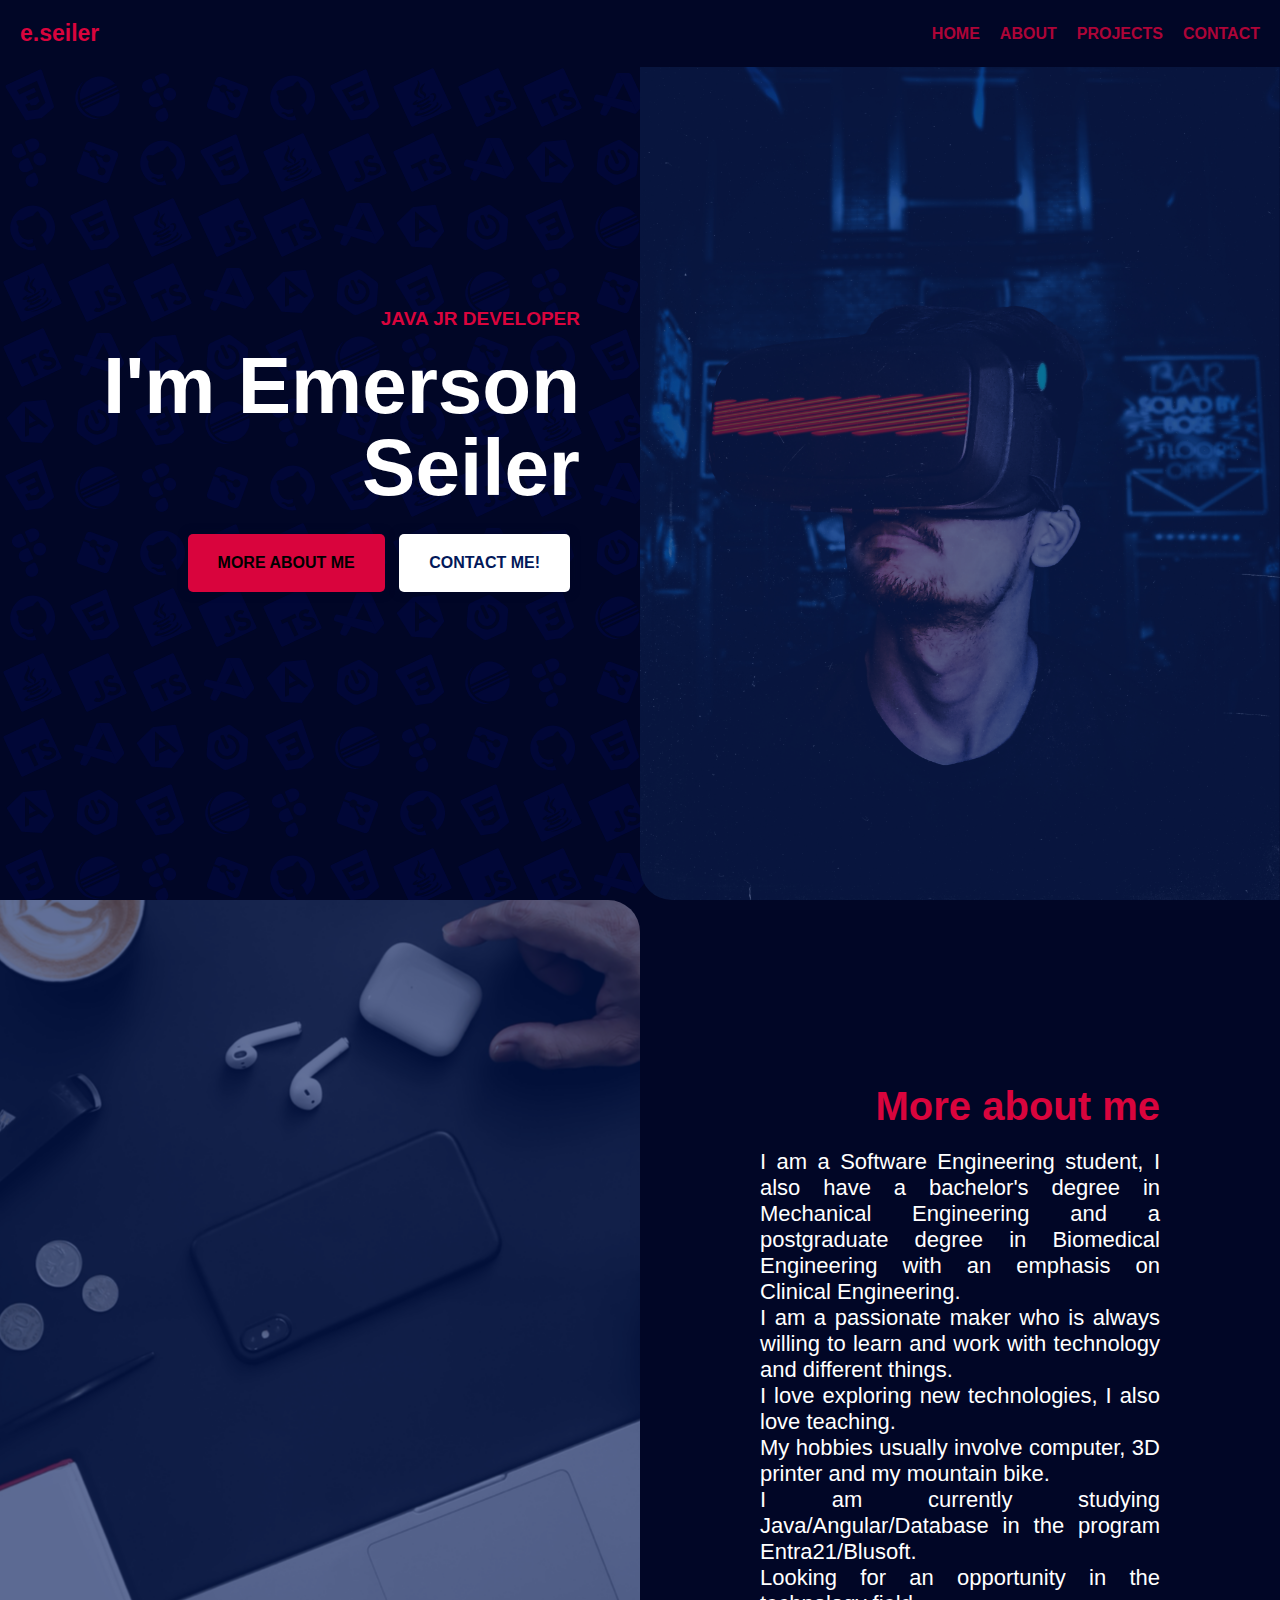
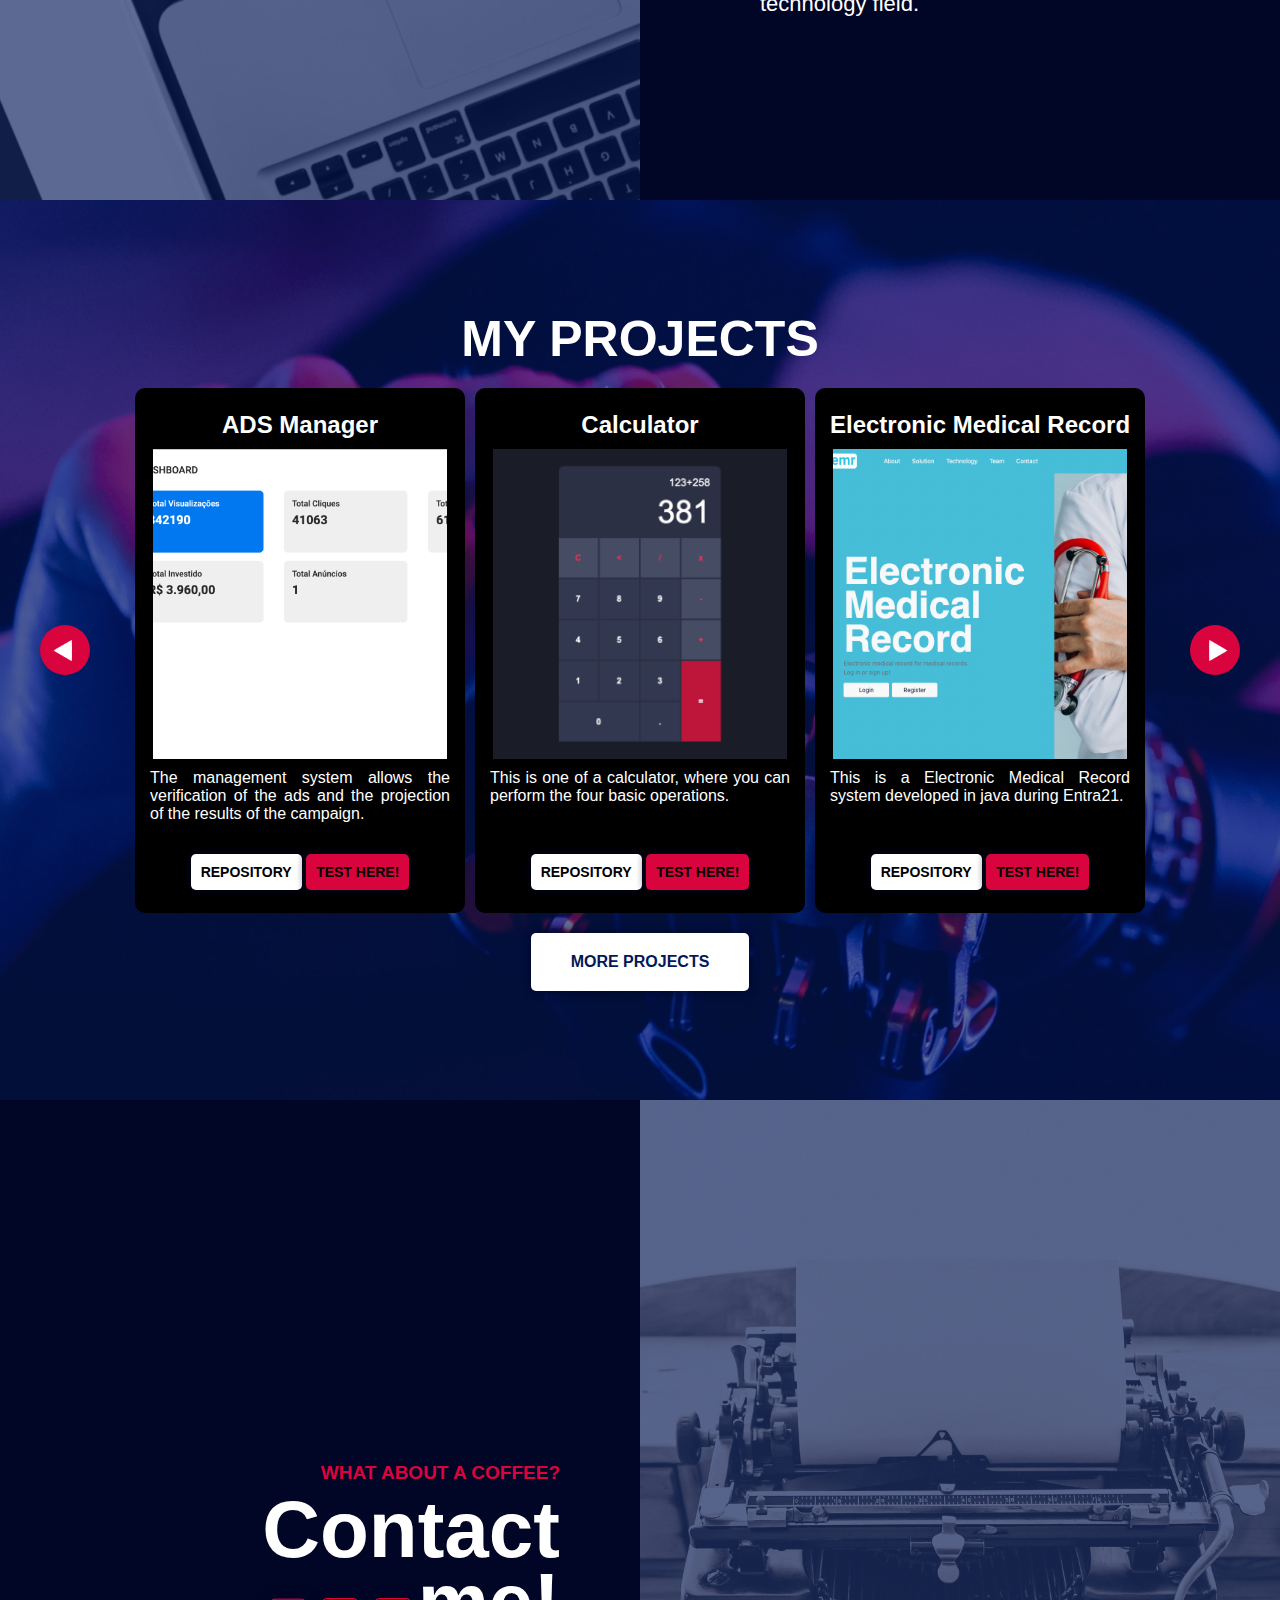
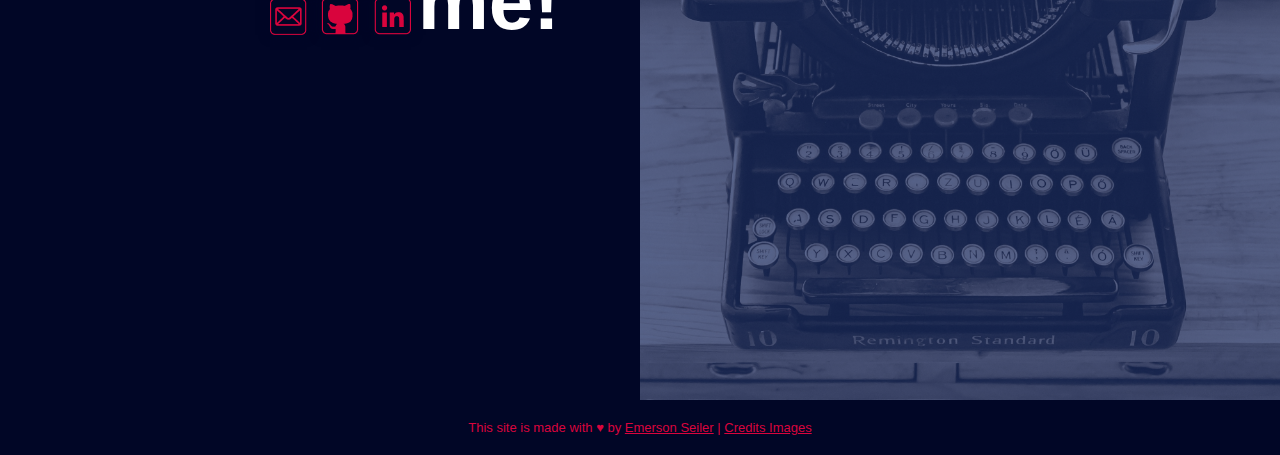
<file: index.html>
<!DOCTYPE html>
<html lang="en">
<head>
    <meta charset="UTF-8">
    <meta http-equiv="X-UA-Compatible" content="IE=edge">
    <meta name="viewport" content="width=device-width, initial-scale=1.0">
    <link rel="icon" type="image/x-icon" href="./assets/images/icons/favicon.png">
    <title>Emerson Seiler</title>
    <link rel="stylesheet" href="./assets/css/styles.css">
</head>
<body>
    
    <header>
        <div class="logo">
            
            <a href="#home">e.seiler</a>
            </div>
        <div class="menu">
            <div class="menu-complete">
                <a href="#home">HOME</a>
                <a href="#about">ABOUT</a>
                <a href="#projects">PROJECTS</a>
                <a href="#contact">CONTACT</a>
            </div>
            <div class="menu-compact" onclick="openMenuCompact()">
                <div class="menu-line"></div>
                <div class="menu-line"></div>
                <div class="menu-line"></div>
            </div >
        </div>
    </header>
    
    <a name="home"></a>
    <section class="container-one" onclick="closeMenuCompact()"">
        <div class="left-side-home">
            <div class="logo-stack-container">
               
            </div>


            <div class="info">
                <div class="profession">Java Jr Developer</div>
                <div class="name"><h1>I'm Emerson</h1><h1>&nbspSeiler</h1></div>
                <div class="buttons">
                    <a href="#about">More About Me</a>
                    <a href="https://seiler-emerson.github.io/contact" class="light">Contact Me!</a>
                </div>
            </div>
        </div>
        <div class="right-side-home"></div>
    </section>

    <a name="about"></a>
    <section class="container-two" onclick="closeMenuCompact()">
        <div class="left-side-about"></div>
        <div class="right-side-about">
            <div class="about-me">
                <div class="title">More about me</div>
                <div class="text">
                    <p>
                        I am a Software Engineering student, I also have a bachelor's degree in
                        Mechanical Engineering and a postgraduate degree in Biomedical Engineering
                        with an emphasis on Clinical Engineering.                        <br>
                        I am a passionate maker who is always willing to learn and work with technology and different things.
                        <br>
                        I love exploring new technologies, I also love teaching.
                        <br>
                        My hobbies usually involve computer, 3D printer and my mountain bike.
                        <br>
                        I am currently studying Java/Angular/Database in the program Entra21/Blusoft.
                        <br>
                        Looking for an opportunity in the technology field.
                    </p>
                </div>
            </div>
        </div>
    </section>

    <a name="projects"></a>
    <section class="container-three" onclick="closeMenuCompact()">
        <div class="title">MY PROJECTS</div>
        <div class="projects-sliders">
            <div class="slider-control" onclick="goPrev()"><img src="./assets/images/icons/prev.png" alt="Icon Next"></div>
            <div class="slider-control" onclick="goNext()"><img src="./assets/images/icons/next.png" alt="Icon Prev"></div>
        </div>
        <div class="project-box"> 
            <div class="projects" >
                <!-- 
                    <div class="box">
                        <h2>HiremeFlix</h2>
                        <div class="img" style="background-image: url(./assets/images/projects/hiremeFlix.png); background-size: cover;"></div>
                        <p>This project aims to expose the interest of classmates in the Entra21-Blusoft program, as well as the companies they would like to work for.</p>
                        <div class="buttons-project">
                            <a href="https://seiler-emerson.github.io/hiremeflix/" target="_blank">Repository</a>
                            <a href="https://seiler-emerson.github.io/hiremeflix/" target="_blank">Test Here!</a>
                        </div>
                    </div>
                
                -->
            </div> 
        </div>
        <a href="https://github.com/seiler-emerson" target="_blank">MORE PROJECTS</a>
    </section>

    <a name="contact"></a>
    <section class="container-four" onclick="closeMenuCompact()">
        <div class="left-side-contact">
            <div class="text">
                <div class="phrase">WHAT ABOUT A COFFEE?</div>
                <div class="title">Contact me!</div>
                <div class="buttons">
                    <a href="https://mail.google.com/mail/u/0/?fs=1&to=seiler.emerson@gmail.com&su=HELLO+-+Emerson!&body=Hello+Emerson%20Seiler,+how+are+you?&tf=cm" target="_blank"><img src="./assets/buttons/email.png" alt="Buttom E-mail"></a>
                    <a href="https://github.com/seiler-emerson" target="_blank"><img src="./assets/buttons/github.png" alt="Buttom Github"></a>
                    <a href="https://www.linkedin.com/in/seileremerson/" target="_blank"><img src="./assets/buttons/linkedin.png" alt="Buttom Linkedin"></a>
                </div>
            </div>
        </div>
        <div class="right-side-contact"></div>
    </section>

    <footer>
        <p>
            This site is made with ♥ by <a href="https://github.com/seiler-emerson" target="_blank">Emerson Seiler</a> | <a href="https://github.com/seiler-emerson/seiler-emerson.github.io/blob/main/assets/images/credits/credits.md" target="_blank">Credits Images</a>
        </p>
    </footer>


    <script src="./assets/js/bootstrap.bundle.min.js"></script>
    <script src="./assets/js/jquery-3.6.0.min.js"></script>
    <script src="./assets/js/script.js"></script>
</body>
</html>
</file>
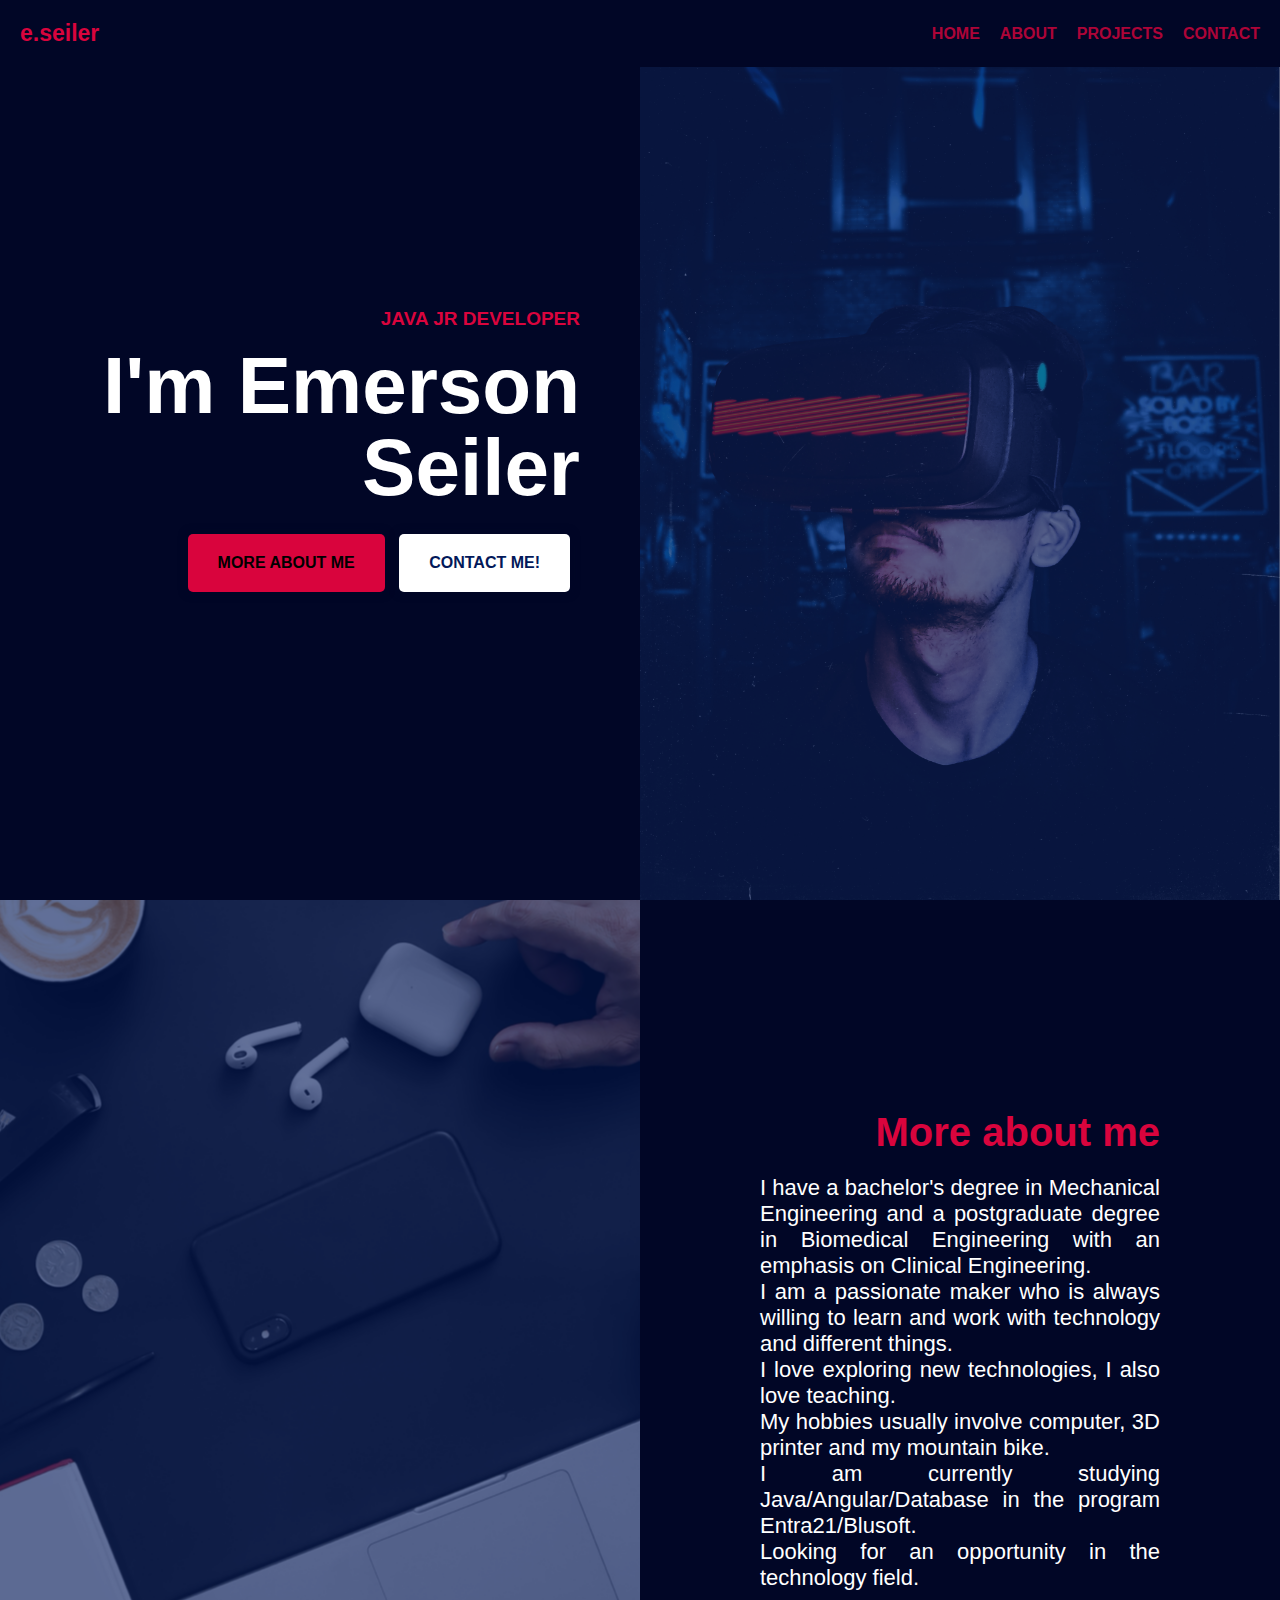
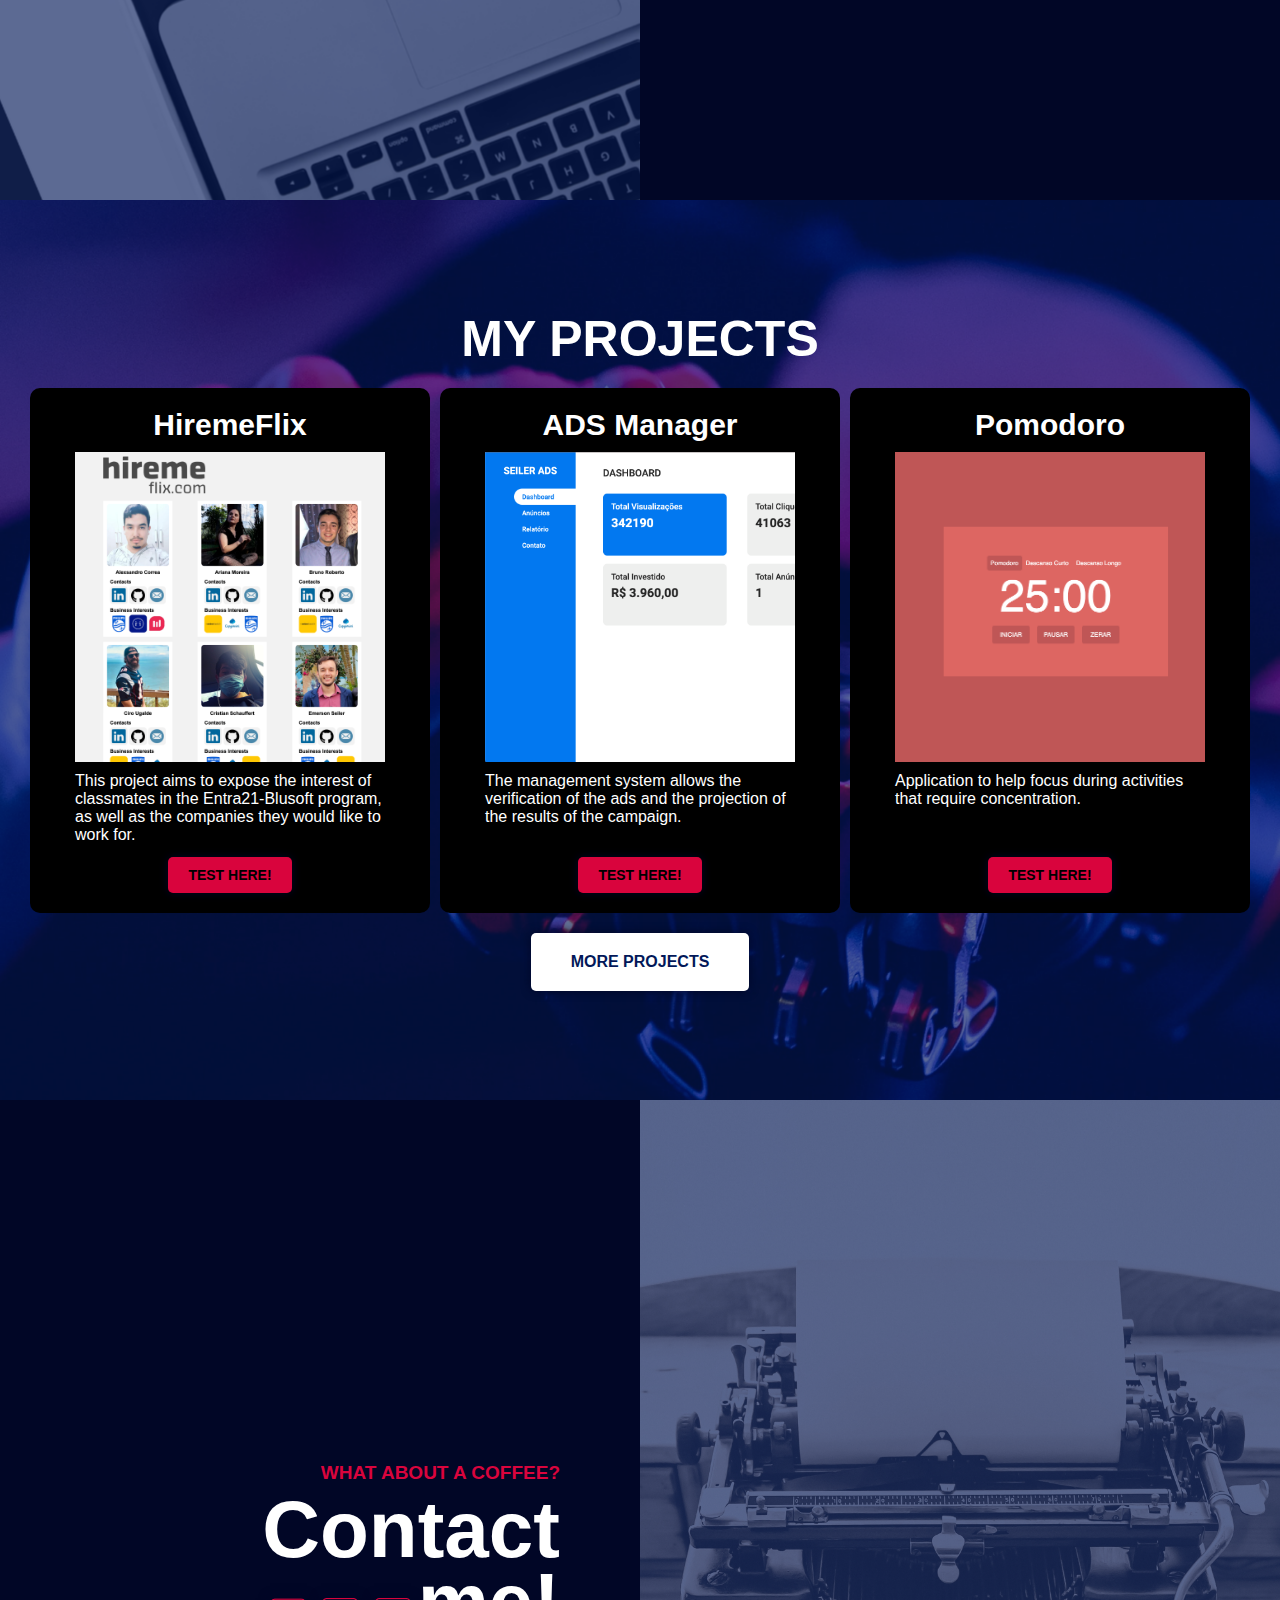
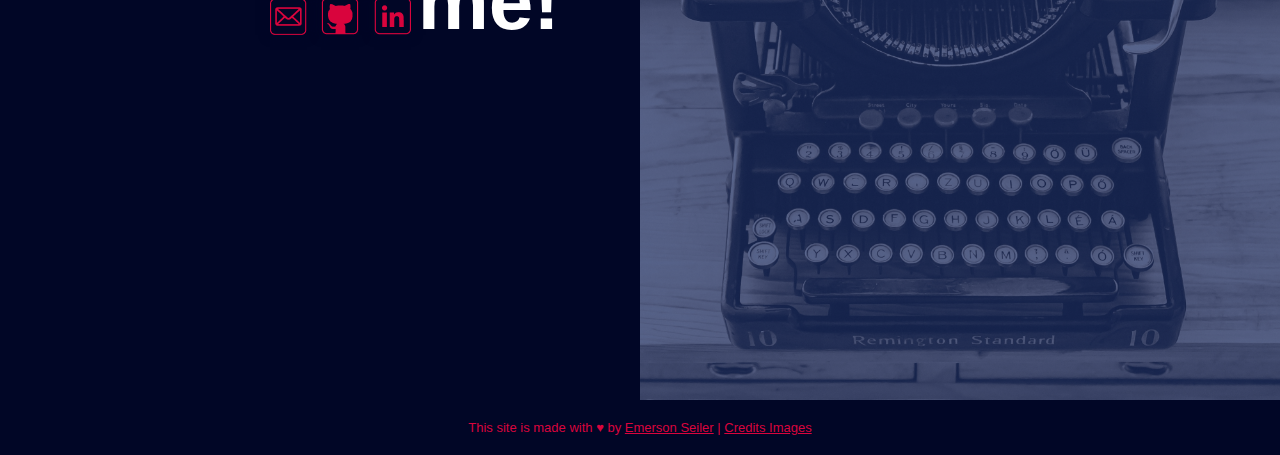
<file: old/v1/index.html>
<!DOCTYPE html>
<html lang="en">
<head>
    <meta charset="UTF-8">
    <meta http-equiv="X-UA-Compatible" content="IE=edge">
    <meta name="viewport" content="width=device-width, initial-scale=1.0">
    <title>Emerson Seiler</title>
    <link rel="stylesheet" href="./assets/css/styles.css">
</head>
<body>
    
    <header>
        <div class="logo">
            <a href="#home">e.seiler</a>
            </div>
        <div class="menu">
            <div class="menu-complete">
                <a href="#home">HOME</a>
                <a href="#about">ABOUT</a>
                <a href="#projects">PROJECTS</a>
                <a href="#contact">CONTACT</a>
            </div>
            <div class="menu-compact" onclick="openMenuCompact()">
                <div class="menu-line"></div>
                <div class="menu-line"></div>
                <div class="menu-line"></div>
            </div>
        </div>
        
    </header>
    
    <a name="home"></a>
    <section class="container-one" onclick="closeMenuCompact()"">
        <div class="left-side-home">
            <div class="info">
                <div class="profession">Java Jr Developer</div>
                <div class="name"><h1>I'm Emerson</h1><h1>&nbspSeiler</h1></div>
                <div class="buttons">
                    <a href="#about">More About Me</a>
                    <a href="#contact" class="light">Contact Me!</a>
                </div>
            </div>
        </div>
        <div class="right-side-home"></div>
    </section>

    <a name="about"></a>
    <section class="container-two" onclick="closeMenuCompact()">
        <div class="left-side-about"></div>
        <div class="right-side-about">
            <div class="about-me">
                <div class="title">More about me</div>
                <div class="text">
                    <p>
                        I have a bachelor's degree in Mechanical Engineering and a postgraduate degree in Biomedical Engineering with an emphasis on Clinical Engineering.
                        <br>
                        I am a passionate maker who is always willing to learn and work with technology and different things.
                        <br>
                        I love exploring new technologies, I also love teaching.
                        <br>
                        My hobbies usually involve computer, 3D printer and my mountain bike.
                        <br>
                        I am currently studying Java/Angular/Database in the program Entra21/Blusoft.
                        <br>
                        Looking for an opportunity in the technology field.
                    </p>
                </div>
            </div>
        </div>
    </section>

    <a name="projects"></a>
    <section class="container-three" onclick="closeMenuCompact()">
        <div class="title">MY PROJECTS</div>
        <div class="projects">
            <div class="box">
                <h2>HiremeFlix</h2>
                <div class="img img1"></div>
                <p>This project aims to expose the interest of classmates in the Entra21-Blusoft program, as well as the companies they would like to work for.</p>
                <a href="https://seiler-emerson.github.io/hiremeflix/" target="_blank">Test Here!</a>
            </div>
            <div class="box">
                <h2>ADS Manager</h2>
                <div class="img img2"></div>
                <p>The management system allows the verification of the ads and the projection of the results of the campaign.</p>
                <a href="https://seiler-emerson.github.io/proway_capgemini_2021/" target="_blank">Test Here!</a>
            </div>
            <div class="box">
                <h2>Pomodoro</h2>
                <div class="img img3"></div>
                <p>Application to help focus during activities that require concentration.</p>
                <a href="https://seiler-emerson.github.io/pomodoro/" target="_blank">Test Here!</a>
            </div>
        </div>
        <a href="https://github.com/seiler-emerson" target="_blank">MORE PROJECTS</a>
    </section>

    <a name="contact"></a>
    <section class="container-four" onclick="closeMenuCompact()">
        <div class="left-side-contact">
            <div class="text">
                <div class="phrase">WHAT ABOUT A COFFEE?</div>
                <div class="title">Contact me!</div>
                <div class="buttons">
                    <a href="https://mail.google.com/mail/u/0/?fs=1&to=seiler.emerson@gmail.com&su=HELLO+-+Emerson!&body=Hello+Emerson%20Seiler,+how+are+you?&tf=cm" target="_blank"><img src="./assets/buttons/email.png" alt="Buttom E-mail"></a>
                    <a href="https://github.com/seiler-emerson" target="_blank"><img src="./assets/buttons/github.png" alt="Buttom Github"></a>
                    <a href="https://www.linkedin.com/in/seileremerson/" target="_blank"><img src="./assets/buttons/linkedin.png" alt="Buttom Linkedin"></a>
                </div>
            </div>
        </div>
        <div class="right-side-contact"></div>
    </section>

    <footer>
        <p>
            This site is made with ♥ by <a href="https://github.com/seiler-emerson" target="_blank">Emerson Seiler</a> | <a href="https://github.com/seiler-emerson/seiler-emerson.github.io/blob/main/assets/images/credits/credits.md" target="_blank">Credits Images</a>
        </p>
    </footer>



    <script src="./script.js"></script>
</body>
</html>
</file>
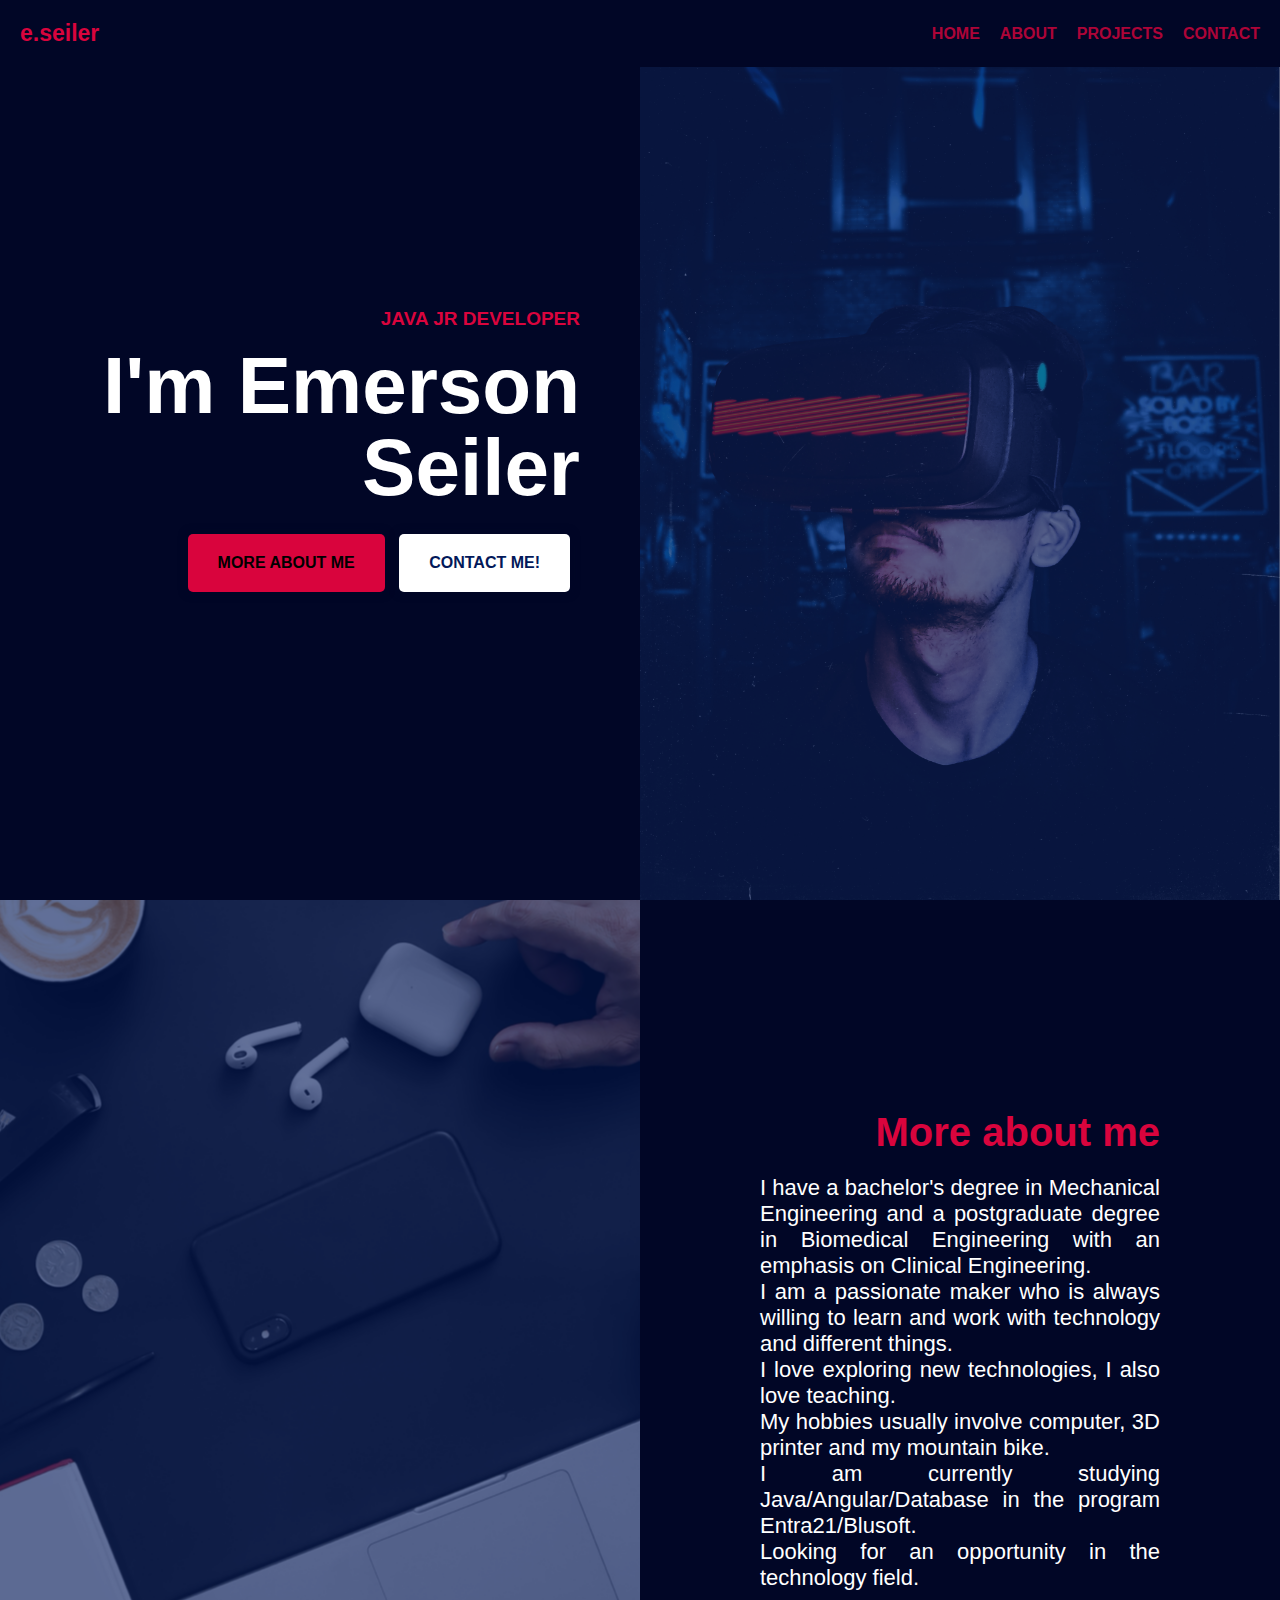
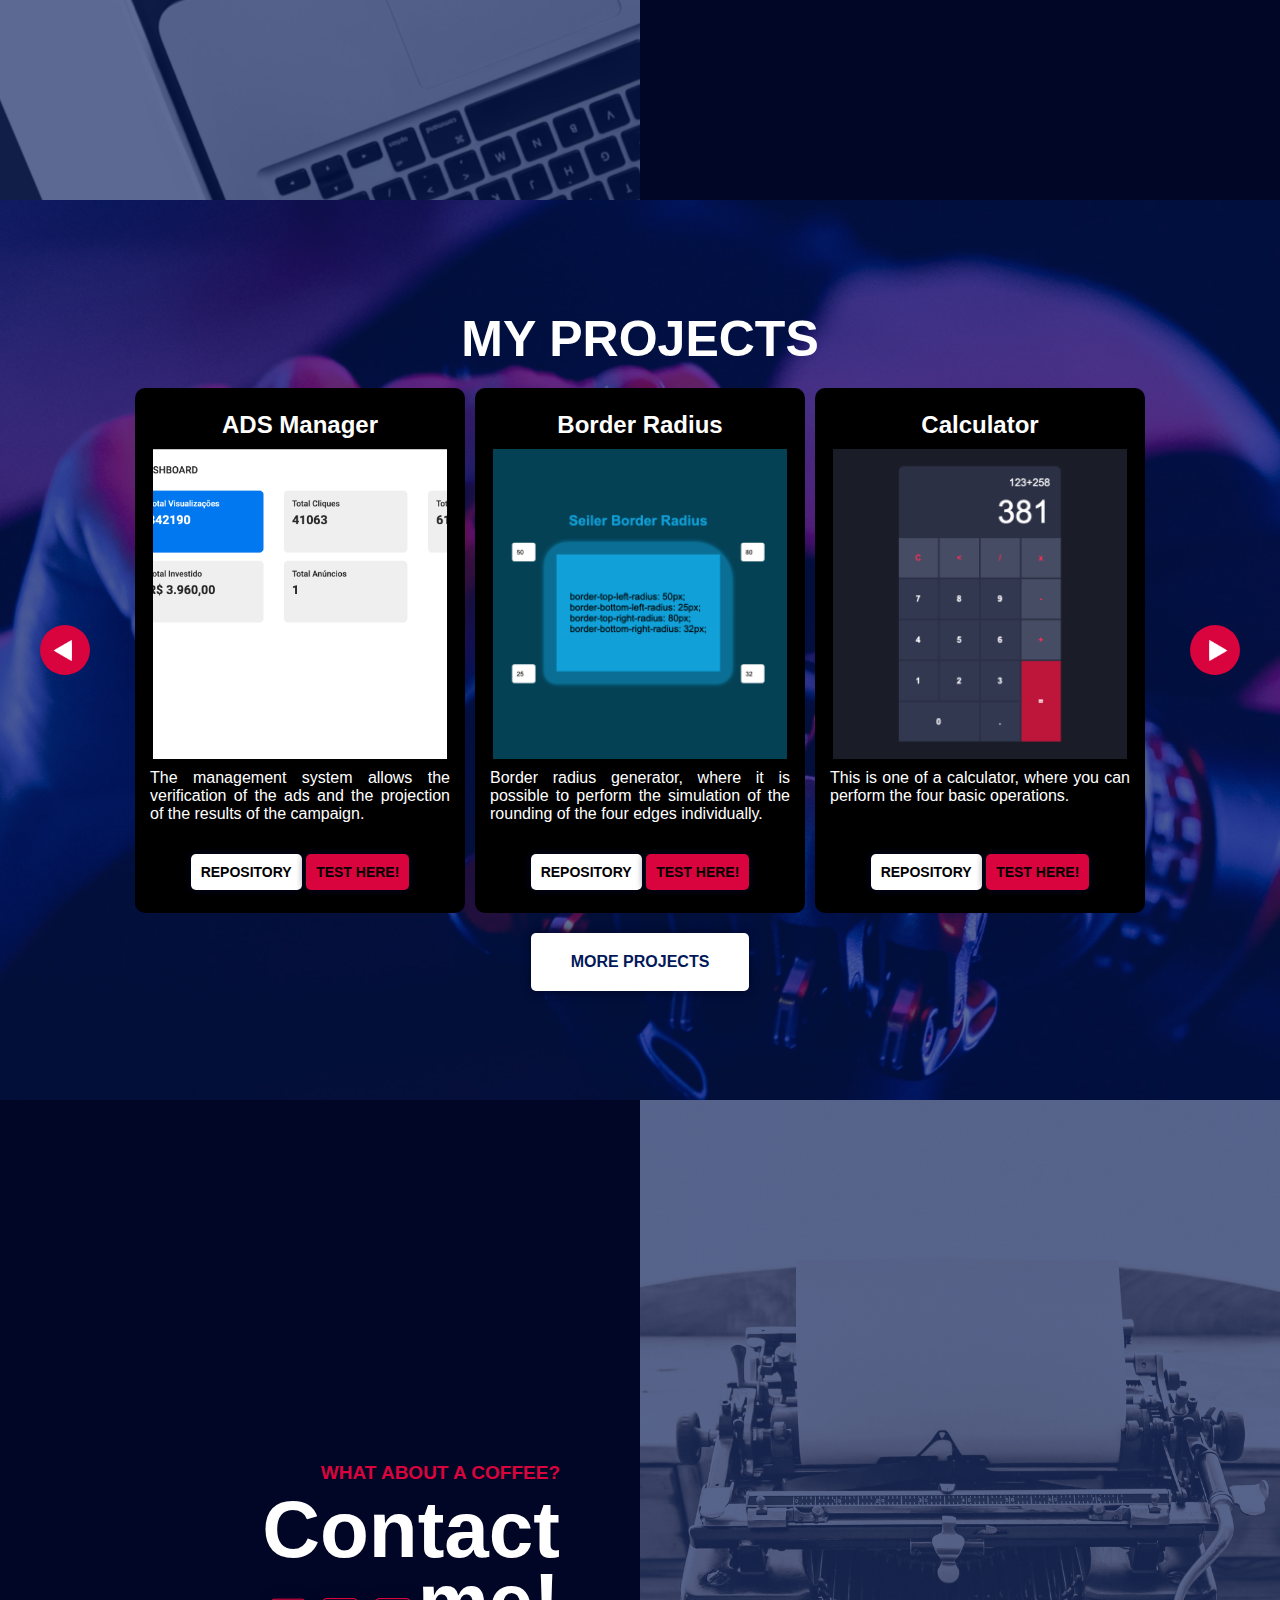
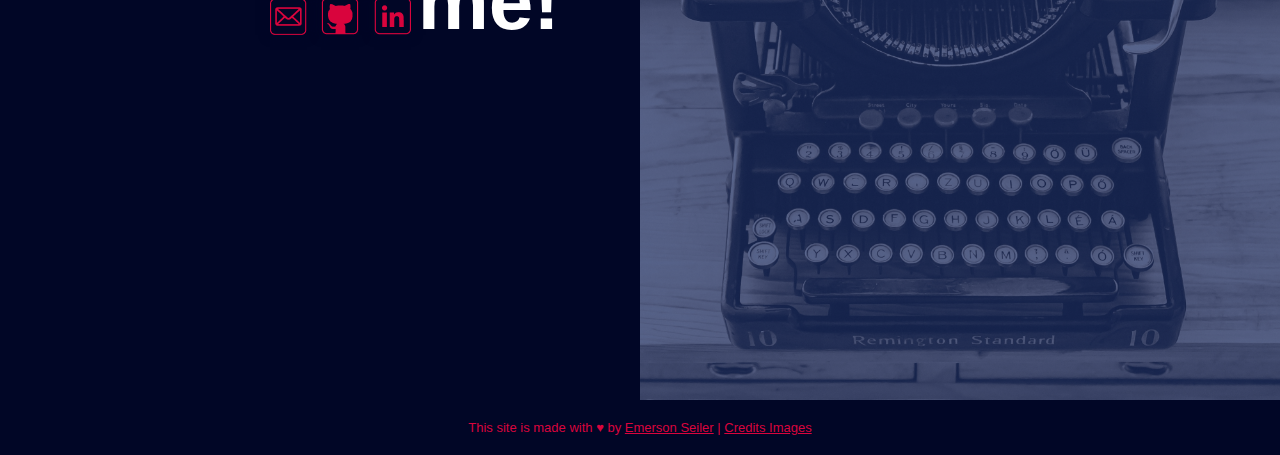
<file: old/v2/index.html>
<!DOCTYPE html>
<html lang="en">
<head>
    <meta charset="UTF-8">
    <meta http-equiv="X-UA-Compatible" content="IE=edge">
    <meta name="viewport" content="width=device-width, initial-scale=1.0">
    <link rel="icon" type="image/x-icon" href="./assets/images/icons/favicon.png">
    <title>Emerson Seiler</title>
    <link rel="stylesheet" href="./assets/css/styles.css">
</head>
<body>
    
    <header>
        <div class="logo">
            <a href="#home">e.seiler</a>
            </div>
        <div class="menu">
            <div class="menu-complete">
                <a href="#home">HOME</a>
                <a href="#about">ABOUT</a>
                <a href="#projects">PROJECTS</a>
                <a href="#contact">CONTACT</a>
            </div>
            <div class="menu-compact" onclick="openMenuCompact()">
                <div class="menu-line"></div>
                <div class="menu-line"></div>
                <div class="menu-line"></div>
            </div>
        </div>
        
    </header>
    
    <a name="home"></a>
    <section class="container-one" onclick="closeMenuCompact()"">
        <div class="left-side-home">
            <div class="info">
                <div class="profession">Java Jr Developer</div>
                <div class="name"><h1>I'm Emerson</h1><h1>&nbspSeiler</h1></div>
                <div class="buttons">
                    <a href="#about">More About Me</a>
                    <a href="#contact" class="light">Contact Me!</a>
                </div>
            </div>
        </div>
        <div class="right-side-home"></div>
    </section>

    <a name="about"></a>
    <section class="container-two" onclick="closeMenuCompact()">
        <div class="left-side-about"></div>
        <div class="right-side-about">
            <div class="about-me">
                <div class="title">More about me</div>
                <div class="text">
                    <p>
                        I have a bachelor's degree in Mechanical Engineering and a postgraduate degree in Biomedical Engineering with an emphasis on Clinical Engineering.
                        <br>
                        I am a passionate maker who is always willing to learn and work with technology and different things.
                        <br>
                        I love exploring new technologies, I also love teaching.
                        <br>
                        My hobbies usually involve computer, 3D printer and my mountain bike.
                        <br>
                        I am currently studying Java/Angular/Database in the program Entra21/Blusoft.
                        <br>
                        Looking for an opportunity in the technology field.
                    </p>
                </div>
            </div>
        </div>
    </section>

    <a name="projects"></a>
    <section class="container-three" onclick="closeMenuCompact()">
        <div class="title">MY PROJECTS</div>
        <div class="projects-sliders">
            <div class="slider-control" onclick="goPrev()"><img src="./assets/images/icons/prev.png" alt="Icon Next"></div>
            <div class="slider-control" onclick="goNext()"><img src="./assets/images/icons/next.png" alt="Icon Prev"></div>
        </div>
        <div class="project-box"> 
            <div class="projects" >
                <!-- 
                    <div class="box">
                        <h2>HiremeFlix</h2>
                        <div class="img" style="background-image: url(./assets/images/projects/hiremeFlix.png); background-size: cover;"></div>
                        <p>This project aims to expose the interest of classmates in the Entra21-Blusoft program, as well as the companies they would like to work for.</p>
                        <div class="buttons-project">
                            <a href="https://seiler-emerson.github.io/hiremeflix/" target="_blank">Repository</a>
                            <a href="https://seiler-emerson.github.io/hiremeflix/" target="_blank">Test Here!</a>
                        </div>
                    </div>
                
                -->
            </div> 
        </div>
        <a href="https://github.com/seiler-emerson" target="_blank">MORE PROJECTS</a>
    </section>

    <a name="contact"></a>
    <section class="container-four" onclick="closeMenuCompact()">
        <div class="left-side-contact">
            <div class="text">
                <div class="phrase">WHAT ABOUT A COFFEE?</div>
                <div class="title">Contact me!</div>
                <div class="buttons">
                    <a href="https://mail.google.com/mail/u/0/?fs=1&to=seiler.emerson@gmail.com&su=HELLO+-+Emerson!&body=Hello+Emerson%20Seiler,+how+are+you?&tf=cm" target="_blank"><img src="./assets/buttons/email.png" alt="Buttom E-mail"></a>
                    <a href="https://github.com/seiler-emerson" target="_blank"><img src="./assets/buttons/github.png" alt="Buttom Github"></a>
                    <a href="https://www.linkedin.com/in/seileremerson/" target="_blank"><img src="./assets/buttons/linkedin.png" alt="Buttom Linkedin"></a>
                </div>
            </div>
        </div>
        <div class="right-side-contact"></div>
    </section>

    <footer>
        <p>
            This site is made with ♥ by <a href="https://github.com/seiler-emerson" target="_blank">Emerson Seiler</a> | <a href="https://github.com/seiler-emerson/seiler-emerson.github.io/blob/main/assets/images/credits/credits.md" target="_blank">Credits Images</a>
        </p>
    </footer>



    <script src="./script.js"></script>
</body>
</html>
</file>
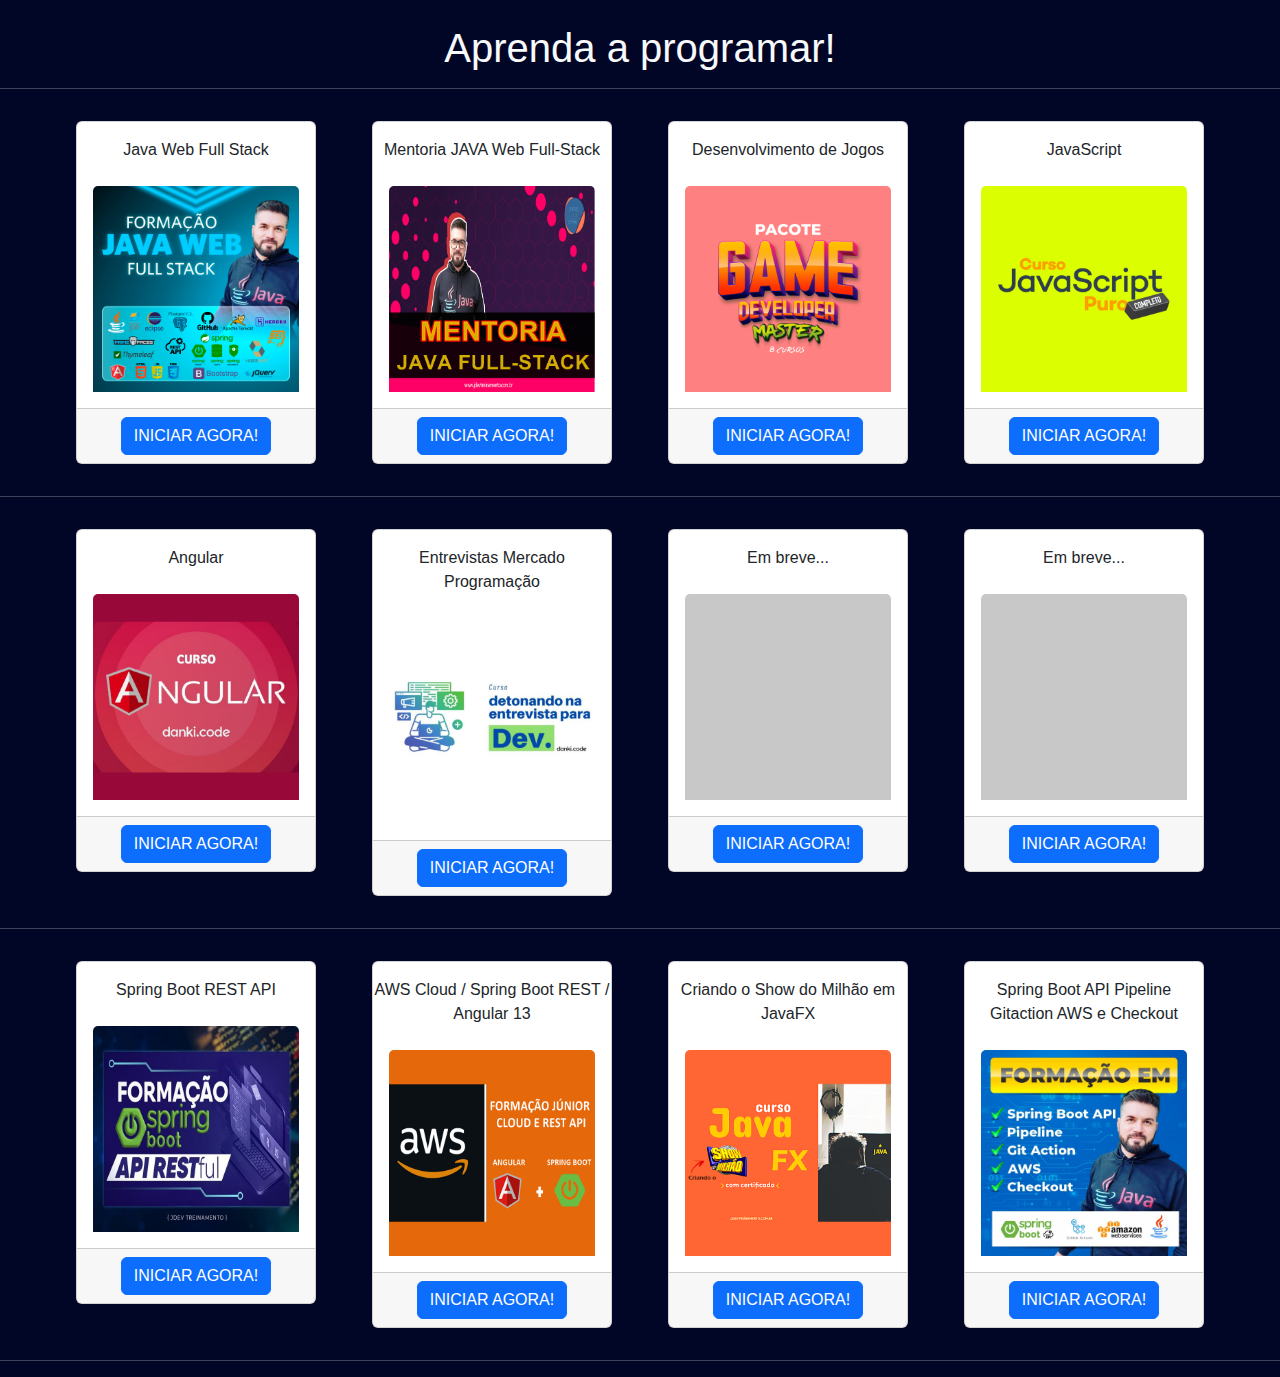
<file: pages/aprenda.html>
<!DOCTYPE html>
<html lang="en">
<head>
    <meta charset="UTF-8">
    <meta http-equiv="X-UA-Compatible" content="IE=edge">
    <meta name="viewport" content="width=device-width, initial-scale=1.0">
    <link rel="icon" type="image/x-icon" href="../assets/images/icons/favicon.png">
    <title>Aprenda a Programar</title>
    <link rel="stylesheet" href="../assets/css/bootstrap.min.css">
    <link rel="stylesheet" href="../assets/css/styles.css">
</head>
<body>
    <h1 class="text-light text-center mt-4">Aprenda a programar!</h1>
    <hr/ class="text-light">

    <!-- <div class="row">
        <div class="col">
            <h3 class="text-center text-light">Treinamento Completos Iniciante ao Avançado</h3>
        </div>
    </div> -->
    <div class="row ms-5 me-5">
        <div class="col-12 col-md-3">
            <div class="card m-3">
                <div class="card-title text-center mt-3">Java Web Full Stack</div>
                <div class="card-body"><a href="https://go.hotmart.com/U73181558E?ap=b39e" target="_blank"><img class="card-img-top" src="../assets/images/courses/javaWeb.png" alt="Curso Java Web Full Stack"></a></div>
                <div class="card-footer text-center">
                    <a class="btn btn-primary" href="https://go.hotmart.com/U73181558E?ap=b39e" target="_blank">INICIAR AGORA!</a>
                </div>
            </div>
        </div>
        <div class="col-12 col-md-3">
            <div class="card m-3">
                <div class="card-title text-center mt-3">Mentoria JAVA Web Full-Stack</div>
                <div class="card-body"><a href="https://go.hotmart.com/Q73286399L" target="_blank"><img class="card-img-top" src="../assets/images/courses/mentoriaJava.png" alt="Curso Java Web Full Stack"></a></div>
                <div class="card-footer text-center">
                    <a class="btn btn-primary" href="https://go.hotmart.com/Q73286399L" target="_blank">INICIAR AGORA!</a>
                </div>
            </div>
        </div>
        <div class="col-12 col-md-3">
            <div class="card m-3">
                <div class="card-title text-center mt-3">Desenvolvimento de Jogos</div>
                <div class="card-body"><a href="https://go.hotmart.com/I73351058F" target="_blank"><img class="card-img-top" src="../assets/images/courses/danki_games.png" alt="Curso Desenvolvimento de Games"></a></div>
                <div class="card-footer text-center">
                    <a class="btn btn-primary" href="https://go.hotmart.com/I73351058F" target="_blank">INICIAR AGORA!</a>
                </div>
            </div>
        </div>
        <div class="col-12 col-md-3">
            <div class="card m-3">
                <div class="card-title text-center mt-3">JavaScript</div>
                <div class="card-body"><a href="https://go.hotmart.com/E73351150Y" target="_blank"><img class="card-img-top" src="../assets/images/courses/danki_javascript.png" alt="Curso JavaScript"></a></div>
                <div class="card-footer text-center">
                    <a class="btn btn-primary" href="https://go.hotmart.com/E73351150Y" target="_blank">INICIAR AGORA!</a>
                </div>
            </div>
        </div>
    </div>

    <hr/ class="text-light">

    <!-- <div class="row">
        <div class="col">
            <h3 class="text-center text-light">Capacitações</h3>
        </div>
    </div> -->
    <div class="row ms-5 me-5">
        <div class="col-12 col-md-3">
            <div class="card m-3">
                <div class="card-title text-center mt-3">Angular</div>
                <div class="card-body"><a href="https://go.hotmart.com/X73286277I?ap=14a5" target="_blank"><img class="card-img-top" src="../assets/images/courses/danki_angular.png" alt="Curso Angular"></a></div>
                <div class="card-footer text-center">
                    <a class="btn btn-primary" href="https://go.hotmart.com/X73286277I?ap=14a5" target="_blank">INICIAR AGORA!</a>
                </div>
            </div>
        </div>
        <div class="col-12 col-md-3">
            <div class="card m-3">
                <div class="card-title text-center mt-3">Entrevistas Mercado Programação</div>
                <div class="card-body"><a href="https://go.hotmart.com/B73351107G" target="_blank"><img class="card-img-top" src="../assets/images/courses/danki_entrevista.png" alt="Curso Entrevista Programador"></a></div>
                <div class="card-footer text-center">
                    <a class="btn btn-primary" href="https://go.hotmart.com/B73351107G" target="_blank">INICIAR AGORA!</a>
                </div>
            </div>
        </div>
        <div class="col-12 col-md-3">
            <div class="card m-3">
                <div class="card-title text-center mt-3">Em breve...</div>
                <div class="card-body"><a href="https://go.hotmart.com/X73286277I?ap=14a5" target="_blank"><img class="card-img-top" src="../assets/images/courses/noImage.png" alt="Curso Java Web Full Stack"></a></div>
                <div class="card-footer text-center">
                    <a class="btn btn-primary" href="https://go.hotmart.com/X73286277I?ap=14a5" target="_blank">INICIAR AGORA!</a>
                </div>
            </div>
        </div>
        <div class="col-12 col-md-3">
            <div class="card m-3">
                <div class="card-title text-center mt-3">Em breve...</div>
                <div class="card-body"><a href="https://go.hotmart.com/X73286277I?ap=14a5" target="_blank"><img class="card-img-top" src="../assets/images/courses/noImage.png" alt="Curso Java Web Full Stack"></a></div>
                <div class="card-footer text-center">
                    <a class="btn btn-primary" href="https://go.hotmart.com/X73286277I?ap=14a5" target="_blank">INICIAR AGORA!</a>
                </div>
            </div>
        </div>
    </div>

    
    <hr/ class="text-light">

    <!-- <div class="row">
        <div class="col">
            <h3 class="text-center text-light">Formações</h3>
        </div>
    </div> -->

    <div class="row ms-5 me-5">
        <div class="col-12 col-md-3">
            <div class="card m-3">
                <div class="card-title text-center mt-3">Spring Boot REST API</div>
                <div class="card-body"><a href="https://go.hotmart.com/M73286382Q" target="_blank"><img class="card-img-top" src="../assets/images/courses/springRest.jpeg" alt="Curso Java Web Full Stack"></a></div>
                <div class="card-footer text-center">
                    <a class="btn btn-primary" href="https://go.hotmart.com/M73286382Q" target="_blank">INICIAR AGORA!</a>
                </div>
            </div>
        </div>
        <div class="col-12 col-md-3">
            <div class="card m-3">
                <div class="card-title text-center mt-3">AWS Cloud / Spring Boot REST / Angular 13</div>
                <div class="card-body"><a href="https://go.hotmart.com/X73286277I?ap=14a5" target="_blank"><img class="card-img-top" src="../assets/images/courses/aws.png" alt="Curso Java Web Full Stack"></a></div>
                <div class="card-footer text-center">
                    <a class="btn btn-primary" href="https://go.hotmart.com/X73286277I?ap=14a5" target="_blank">INICIAR AGORA!</a>
                </div>
            </div>
        </div>
        <div class="col-12 col-md-3">
            <div class="card m-3">
                <div class="card-title text-center mt-3">Criando o Show do Milhão em JavaFX</div>
                <div class="card-body"><a href="https://go.hotmart.com/W73286426K?ap=6a46" target="_blank"><img class="card-img-top" src="../assets/images/courses/javaFx.png" alt="Curso Java Web Full Stack"></a></div>
                <div class="card-footer text-center">
                    <a class="btn btn-primary" href="https://go.hotmart.com/W73286426K?ap=6a46" target="_blank">INICIAR AGORA!</a>
                </div>
            </div>
        </div>
        <div class="col-12 col-md-3">
            <div class="card m-3">
                <div class="card-title text-center mt-3">Spring Boot API Pipeline Gitaction AWS e Checkout</div>
                <div class="card-body"><a href="https://go.hotmart.com/C73286354B" target="_blank"><img class="card-img-top" src="../assets/images/courses/springPipeline.jpeg" alt="Curso Java Web Full Stack"></a></div>
                <div class="card-footer text-center">
                    <a class="btn btn-primary" href="https://go.hotmart.com/C73286354B" target="_blank">INICIAR AGORA!</a>
                </div>
            </div>
        </div>
    </div>

    <hr/ class="text-light">

    <script src="../assets/js/bootstrap.bundle.min.js"></script>
    <script src="../assets/js/jquery-3.6.0.min.js"></script>
    <script src="../assets/js/script.js"></script>
</body>
</html>
</file>
<file: assets/css/styles.css>
/* ================================================ */
    /* ================ CONFIG GLOBAL ================= */
    /* ================================================ */

:root {
    --collor0: #FFFFFF;
    --collor1: #000000;
    --collor2: #D9043D;
    --collor3: #010626;
    --collor4: #021859;
    --collor5: #484659; 
    --collor6: #fff4f4d1;
    --collor7: #010737;
}

* {
    margin: 0;
    padding: 0;
    box-sizing: border-box;
    scroll-behavior: smooth;
}
body {
    font-family: Arial, Helvetica, sans-serif;
    background-color: var(--collor3);
}

    /* ================================================ */
    /* ==================== HEADER ==================== */
    /* ================================================ */

header {
    display: flex;
    justify-content: space-between;
    align-items: center;
    background-color: var(--collor3);
    padding: 20px;
    position: fixed;
    z-index: 999;
    left: 0;
    right: 0;
    top: 0;
}
header .logo a{
    font-size: 23px;
    font-weight: bold;
    text-decoration: none;
    color: var(--collor2);
}
header .logo a:hover{
    opacity: 0.8;
    text-shadow: 2px 2px 4px var(--collor5);
}
.header .menu {
    display: flex;
    align-items: center;
    justify-content: center;
}
header .menu-complete {
    display: flex;
    border-radius: 10px;
    opacity: 0.8;
    gap: 20px;
}
header .menu-complete a {
    color: var(--collor2);
    font-size: 16px;
    font-weight: bold;
    text-decoration: none;
}
header .menu-complete a:hover {
    opacity: 0.8;
    text-shadow: 2px 2px 4px var(--collor5);
}

    /* ================================================ */
    /* ================= MENU MOBILE ================== */
    /* ================================================ */

header .menu-compact {
    display: none;
    position: fixed;
    width: 30px;
    height: 25px;
    display: flex;
    flex-direction: column;
    justify-content: space-between;
}
header .menu-line {
    display: none;
    height: 3px;
    background-color: var(--collor2);
}


    /* ================================================ */
    /* ===================== HOME ===================== */
    /* ================================================ */

.container-one {
    display: flex;
    height: 100vh;
    
}
.container-one .left-side-home {
    flex: 1;
    max-width: 50vw;
    background-color: var(--collor3);
    display: flex;
    align-items: center;
    /* padding-right: 60px; */
    justify-content: end;
    
}

.container-one .left-side-home .logo-stack-container {
    margin: auto;
    position: absolute;
    width: 50vw;
    height: 100vh;
    z-index: 1;
}

.container-one .left-side-home .logo-stack {
    display: grid;
    grid-template-columns: 1fr 1fr 1fr 1fr 1fr 1fr 1fr 1fr 1fr 1fr 1fr 1fr 1fr 1fr;
    width: inherit;
    height: inherit;
}

svg {
    width: 45px;
    height: 45px;
    fill: var(--collor7);
    transform: rotate(335deg);
    margin: 10px;
}
svg:hover {
    filter: drop-shadow(1px 1px 10px var(--collor6));
    cursor: pointer;
    
}

.container-one .info {
    padding-right: 60px;
    pointer-events: none;
    display: flex;
    flex-direction: column;
    align-items:flex-end;
    z-index: 1;
}
.container-one .info .profession {
    color: var(--collor2);
    font-weight: bold;
    text-transform: uppercase;
    font-size: 19px;
}
.container-one .info .name {
    display: flex;
    flex-direction: column;
    align-items:flex-end;
}
.container-one .info .name h1{
    color: var(--collor0);
    text-align: right;
    font-weight: bold;
    font-size: 80px;
    margin-top: 10px;
}
.container-one .info .name h1:last-child{
    margin: -10px 0 20px 0;
}
.container-one .info .buttons a {
    display: inline-block;
    background-color: var(--collor2);
    color: var(--collor1);
    padding: 20px 30px;
    font-size: 16px;
    text-decoration: none;
    text-transform: uppercase;
    font-weight: bold;
    box-shadow: 0px 0px 10px var(--collor3);
    border-radius: 5px;
    margin-right: 10px;
    pointer-events: auto;
}

.container-one .info .buttons a.light {
    color: var(--collor4);
    background-color: var(--collor0);
}

.container-one .info .buttons a:hover {
    opacity: 0.8;
}

.container-one .right-side-home {
    flex: 1;
    z-index: 1;
    max-width: 50%;
    background-image: url('../images/initial_right_side.png');
    background-size: cover;
    background-position: center;
    border-bottom-left-radius: 32px;
}

/* ================================================ */
/* =================== ABOUT ME =================== */
/* ================================================ */

.container-two {
    display: flex;
    height: 100vh;
    
}
.container-two .right-side-about {
    flex: 1;
    max-width: 50%;
    background-color: var(--collor3);
    display: flex;
    align-items: center;
    padding: 0 20px;
    justify-content: center;
    z-index: 1;
}
.container-two .left-side-about {
    flex: 1;
    max-width: 50%;
    background-image: url('../images/about-left-side.png');
    background-size: center;
    background-position: center;
    z-index: 1;
    border-top-right-radius: 32px;
}

.container-two .about-me {
    display: flex;
    flex-direction: column;
    align-items:flex-end;
    padding: 100px;
}
.container-two .about-me .title {
    color: var(--collor2);
    font-size: 40px;
    font-weight: bold;
    margin-bottom: 20px;
}
.container-two .about-me .text p {
    color: var(--collor0);
    font-size: 22px;
    /* font-weight: bold; */
    text-align: justify;
}

    /* ================================================ */
    /* =================== PROJECTS =================== */
    /* ================================================ */

.container-three {
    display: flex;
    flex-direction: column;
    justify-content: center;
    align-items: center;
    background-image: url(../images/project.png);
    background-size: 100%;
    background-position: cover;
    background-repeat: no-repeat;
    height: 100vh;
    z-index: 1;
}

.container-three .title {
    font-size: 50px;
    font-weight: bold;
    color: var(--collor0);
    margin-bottom: 20px;
}

.container-three .project-box {
    height: 60%;
    max-height: 525px;
    width: 1020px;
    overflow: hidden;
    border-radius: 10px;
    z-index: 1;
}

.container-three .projects {
    display: flex;
    height: 100%;
    transition: all ease 0.3s;
    
}

.container-three .projects .box {
    height: 100%;
    padding: 20px 10px;
    display: flex;
    flex-direction: column;
    align-items: center;
    justify-content: center;
    border-radius: 10px;
    margin: 0 5px 0 5px;
    background-color: var(--collor1);
    
}
.container-three .projects .box h2 {
    font-size: 1.5em;
    color: var(--collor0);
    margin-bottom: 10px;
}

.container-three .projects .box .img {
    height: 100%;
    max-height: 310px;
    width: 95%;
    max-width: 310px;
}

.container-three .projects .box p {
    color: var(--collor0);
    width: 310px;
    height: 75px;
    margin-top: 10px;
    padding: 0 5px;
    text-align: justify;
    
}

.container-three .projects .box a {
    background-color: var(--collor2);
    color: var(--collor1);
    padding: 10px 10px;
    font-size: 14px;
    text-decoration: none;
    text-transform: uppercase;
    font-weight: bold;
    border-radius: 5px;
    margin-top: 10px;
}
.container-three .projects .box a:first-child {
    background-color: var(--collor0);
    color: var(--collor1);
}
.container-three a:hover {
    opacity: 0.8;
}

.container-three a {
    display: inline-block;
    background-color: var(--collor0);
    color: var(--collor4);
    padding: 20px 40px;
    font-size: 16px;
    text-decoration: none;
    text-transform: uppercase;
    font-weight: bold;
    box-shadow: 0px 0px 10px var(--collor3);
    border-radius: 5px;
    margin-top: 20px;
}

.projects-sliders {
    position: absolute;
    z-index: 999;
    width: 1200px;
    display: flex;
    justify-content: space-between;
    align-items: center;
}
.slider-control {
    width: 50px;
    height: 50px;
    background-color: var(--collor2);
    border-radius: 50%;
    display: flex;
    align-items: center;
    justify-content: center;
    cursor: pointer;
}
.slider-control img {
    width: 35px;
    height: 35Ípx;
}
    /* ================================================ */
    /* ==================== CONTACT =================== */
    /* ================================================ */

.container-four {
    display: flex;
    height: 100vh;
}
.container-four .left-side-contact {
    flex: 1;
    max-width: 50%;
    background-color: var(--collor3);
    display: flex;
    align-items: center;
    padding: 0 20px;
    justify-content: end;
}
.container-four .right-side-contact {
    flex: 1;
    max-width: 50%;
    background-image: url('../images/contact-right-side.png');
    background-size: cover;
    background-position: center;
}

.container-four .text {
    display: flex;
    flex-direction: column;
    align-items:flex-end;
    padding-right: 60px;
}
.container-four .text .phrase {
    color: var(--collor2);
    font-weight: bold;
    text-transform: uppercase;
    font-size: 19px;
}
.container-four .text .title {
    color: var(--collor0);
    text-align: right;
    font-weight: bold;
    font-size: 80px;
    margin-top: 10px;
    margin-bottom: 30px;
    width: 300px;
    line-height: 0.9;
}

.container-four .text .buttons {
    width: 290px;
    display: inline-block;
    text-align: start;
    margin-top: -70px;
}

.container-four .text .buttons a img {
    box-shadow: 0px 0px 10px var(--collor3);
    margin-right: 10px;
}

.container-four .text .buttons a img:hover {
    opacity: 0.8;
}

    /* ================================================ */
    /* ==================== FOOTER ==================== */
    /* ================================================ */

footer {
    background-color: var(--collor3);
    margin: auto;
    padding: 20px;
    color: var(--collor2);
    font-size: 13px;
}

footer p {
    text-align: center;
}

footer a {
    color: var(--collor2);
}



    /* ================================================ */
    /* ================ RESPONSIVIDADE ================ */
    /* ================================================ */

@media (max-width: 1250px) {

    /* ================================================ */
    /* =================== PROJECTS =================== */
    /* ================================================ */
    
    .container-three {
        /* height: auto; */
        padding: 30px;
        background-image: url(../images/project_mobile.png);
        background-size: 100% 100%;
    }

    .container-three .projects {
        grid-template-columns: repeat(2, 1fr);
    }

    .container-three .projects .box {
        margin-bottom: 10px;
    }

    .container-three .project-box {
        width: 680px;
    }
    .projects-sliders {
        width: 800px;
    }

}

@media (max-width: 920px) {

    /* ================================================ */
    /* ===================== HOME ===================== */
    /* ================================================ */

    .container-one {
        flex-direction: column;
    }
    .container-one .left-side-home {
        flex: none;
        padding: 30px 20px;
        justify-content: center;
        text-align: center;
        max-width: 100%;
    }

    .container-one .left-side-home .logo-stack-container {
        margin: 0;
        position: absolute;
        width: 100vw;
    }

    .container-one .left-side-home .logo-stack {
        grid-template-columns: 1fr 1fr 1fr 1fr 1fr 1fr 1fr 1fr 1fr 1fr;
    }

    .container-one .left-side-home .info {
        padding-right: 0px;
        align-items:center;
        margin-top: 50px;
    }
    .container-one .right-side-home {
        max-width: 100%;
    }

    .container-one .info .name {
        flex-direction: row;
        
    }
    .container-one .info .name h1 {
        font-size: 40px;
    }
    .container-one .info .name h1:last-child {
        margin: 0;
    }

    /* ================================================ */
    /* =================== ABOUT ME =================== */
    /* ================================================ */

    .container-two {
        flex-direction: column;
    }
    .container-two .right-side-about {
        flex: none;
        background-image: url(../images/about-left-side.png);
        padding: 30px 20px;
        justify-content: center;
        text-align: center;
        height: 100vh;
        max-width: 100%;
    }
    .container-two .right-side-about .about-me{
        background-color: var(--collor3);
        opacity: 0.8;
        align-items:center;
        padding: 50px;
    }
    .container-two .left-side-about {
        display: none;
    }

    /* ================================================ */
    /* =================== PROJECTS =================== */
    /* ================================================ */

    .container-three .projects {
        grid-template-columns: repeat(1, 1fr);
    }
    
    /* ================================================ */
    /* ==================== CONTACT =================== */
    /* ================================================ */

    .container-four {
        flex-direction: column;
    }
    .container-four .left-side-contact {
        max-width: 100%;
        flex: none;
        background-image: url(../images/contact-right-side.png);
        background-position: center;
        padding: 30px 20px;
        justify-content: center;
        text-align: center;
        height: 100vh;
    }
    .container-four .text {
        padding: 0;
    }
    .container-four .right-side-contact {
        display: none;
    }
}

@media (max-width: 800px) {
    .container-three .project-box {
        width: 340px;
    }
    .projects-sliders {
        width: 450px;
    }
    .container-one .left-side-home .logo-stack {
        grid-template-columns: 1fr 1fr 1fr 1fr 1fr 1fr 1fr;
    }
}

@media (max-width: 600px) {

    /* ================================================ */
    /* ==================== HEADER ==================== */
    /* ================================================ */
    header .menu-complete {
        display: none;
        flex-direction: column;
        align-items: center;
    }
    header .menu-compact {
        display: flex;
        position: inherit;
    }
    header .menu-line {
        display: flex;
    }

    .container-one .left-side-home .logo-stack {
        grid-template-columns: 1fr 1fr 1fr 1fr 1fr 1fr 1fr;
    }

    /* ================================================ */
    /* =================== PROJECTS =================== */
    /* ================================================ */

    .container-three {
        height: auto;
    }
}

@media (max-width: 480px) {

    header {
        max-width: 100%;
    }

    /* ================================================ */
    /* ===================== HOME ===================== */
    /* ================================================ */

    .container-one .left-side-home .logo-stack {
        grid-template-columns: 1fr 1fr 1fr 1fr 1fr 1fr;
    }

    .container-one .left-side-home .info .name{
        font-size: 35px;
        flex-direction: column;
        align-items: center;
    }

    .container-one .left-side-home .info .buttons a {
        display: block;
        margin-right: 0;
        margin-bottom: 20px;
    }
    .container-one .left-side-home .info .buttons a:first-child {
        margin-top: 10px;
    }

    /* ================================================ */
    /* =================== ABOUT ME =================== */
    /* ================================================ */

    .container-two .about-me .title {
        font-size: 22px;
    }
    .container-two .about-me .text p {
        font-size: 18px;
    }

    /* ================================================ */
    /* =================== PROJECTS =================== */
    /* ================================================ */

    .container-three .title {
        font-size: 30px;
    }

    .container-three .projects .box {
        width: auto;
        /* padding: 10px; */
        margin: 0;
        padding: 10px;
    }

    .container-three .projects .box .img {
        width: 290px;
        height: 290px;
        background-color: var(--collor2);
    
    }
    .container-three .projects .box p {
        width: 290px;
    }

    .container-three .project-box {
        width: 310px;
    }
    .projects-sliders {
        width: 380px;
    }
    .slider-control {
        width: 30px;
        height: 30px;
    }
    .slider-control img {
        width: 30px;
        height: 30px;
    }
}

@media (max-width: 380px) {
    .projects-sliders {
        width: 100%;
    }

    .container-one .left-side-home .logo-stack {
        grid-template-columns: 1fr 1fr 1fr 1fr;
    }
}
</file>
<file: old/v1/assets/css/styles.css>
/* ================================================ */
    /* ================ CONFIG GLOBAL ================= */
    /* ================================================ */

:root {
    --collor0: #FFFFFF;
    --collor1: #000000;
    --collor2: #D9043D;
    --collor3: #010626;
    --collor4: #021859;
    --collor5: #484659; 
}

* {
    margin: 0;
    padding: 0;
    box-sizing: border-box;
    scroll-behavior: smooth;
}
body {
    font-family: Arial, Helvetica, sans-serif;
}

    /* ================================================ */
    /* ==================== HEADER ==================== */
    /* ================================================ */

header {
    display: flex;
    justify-content: space-between;
    align-items: center;
    background-color: var(--collor3);
    padding: 20px;
    position: fixed;
    z-index: 999;
    left: 0;
    right: 0;
    top: 0;
}
header .logo a{
    font-size: 23px;
    font-weight: bold;
    text-decoration: none;
    color: var(--collor2);
}
header .logo a:hover{
    opacity: 0.8;
    text-shadow: 2px 2px 4px var(--collor5);
}
.header .menu {
    display: flex;
    align-items: center;
    justify-content: center;
}
header .menu-complete {
    display: flex;
    border-radius: 10px;
    opacity: 0.8;
    gap: 20px;
}
header .menu-complete a {
    color: var(--collor2);
    font-size: 16px;
    font-weight: bold;
    text-decoration: none;
}
header .menu-complete a:hover {
    opacity: 0.8;
    text-shadow: 2px 2px 4px var(--collor5);
}

    /* ================================================ */
    /* ================= MENU MOBILE ================== */
    /* ================================================ */

header .menu-compact {
    display: none;
    position: fixed;
    width: 30px;
    height: 25px;
    display: flex;
    flex-direction: column;
    justify-content: space-between;
}
header .menu-line {
    display: none;
    height: 3px;
    background-color: var(--collor2);
}


    /* ================================================ */
    /* ===================== HOME ===================== */
    /* ================================================ */

.container-one {
    display: flex;
    height: 100vh;
    
}
.container-one .left-side-home {
    flex: 1;
    max-width: 50vw;
    background-color: var(--collor3);
    display: flex;
    align-items: center;
    padding-right: 60px;
    justify-content: end;
}
.container-one .right-side-home {
    flex: 1;
    max-width: 50%;
    background-image: url('../images/initial_right_side.png');
    background-size: cover;
    background-position: center;
}
.container-one .info {
    display: flex;
    flex-direction: column;
    align-items:flex-end;
}
.container-one .info .profession {
    color: var(--collor2);
    font-weight: bold;
    text-transform: uppercase;
    font-size: 19px;
}
.container-one .info .name {
    display: flex;
    flex-direction: column;
    align-items:flex-end;
}
.container-one .info .name h1{
    color: var(--collor0);
    text-align: right;
    font-weight: bold;
    font-size: 80px;
    margin-top: 10px;
}
.container-one .info .name h1:last-child{
    margin: -10px 0 20px 0;
}
.container-one .info .buttons a {
    display: inline-block;
    background-color: var(--collor2);
    color: var(--collor1);
    padding: 20px 30px;
    font-size: 16px;
    text-decoration: none;
    text-transform: uppercase;
    font-weight: bold;
    box-shadow: 0px 0px 10px var(--collor3);
    border-radius: 5px;
    margin-right: 10px;
}

.container-one .info .buttons a.light {
    color: var(--collor4);
    background-color: var(--collor0);
}

.container-one .info .buttons a:hover {
    opacity: 0.8;
}

    /* ================================================ */
    /* =================== ABOUT ME =================== */
    /* ================================================ */

.container-two {
    display: flex;
    height: 100vh;
}
.container-two .right-side-about {
    flex: 1;
    max-width: 50%;
    background-color: var(--collor3);
    display: flex;
    align-items: center;
    padding: 0 20px;
    justify-content: center;
}
.container-two .left-side-about {
    flex: 1;
    max-width: 50%;
    background-image: url('../images/about-left-side.png');
    background-size: center;
    background-position: center;
}

.container-two .about-me {
    display: flex;
    flex-direction: column;
    align-items:flex-end;
    padding: 100px;
}
.container-two .about-me .title {
    color: var(--collor2);
    font-size: 40px;
    font-weight: bold;
    margin-bottom: 20px;
}
.container-two .about-me .text p {
    color: var(--collor0);
    font-size: 22px;
    /* font-weight: bold; */
    text-align: justify;
}

    /* ================================================ */
    /* =================== PROJECTS =================== */
    /* ================================================ */

.container-three {
    display: flex;
    flex-direction: column;
    justify-content: center;
    align-items: center;
    background-image: url(../images/project.png);
    background-size: 100%;
    background-position: cover;
    background-repeat: no-repeat;
    height: 100vh;
}

.container-three .title {
    font-size: 50px;
    font-weight: bold;
    color: var(--collor0);
    margin-bottom: 20px;
}

.container-three .projects {
    display: grid;
    grid-template-columns: repeat(3, 1fr);
    /* width: 1240px; */
    height: auto;
}

.container-three .projects .box {
    padding: 20px 10px;
    display: flex;
    flex-direction: column;
    align-items: center;
    justify-content: center;
    width: 400px;
    border-radius: 10px;
    margin: 0 5px 0 5px;
    background-color: var(--collor1);
}
.container-three .projects .box h2 {
    font-size: 30px;
    color: var(--collor0);
    margin-bottom: 10px;
}

.container-three .projects .box .img {
    width: 310px;
    height: 310px;
    background-color: var(--collor2);

}

.container-three .projects .box p {
    color: var(--collor0);
    width: 310px;
    height: 75px;
    margin-top: 10px;
}

.container-three .projects .box a {
    background-color: var(--collor2);
    color: var(--collor1);
    padding: 10px 20px;
    font-size: 14px;
    text-decoration: none;
    text-transform: uppercase;
    font-weight: bold;
    border-radius: 5px;
    margin-top: 10px;
}
.container-three a:hover {
    opacity: 0.8;
}
.container-three .projects .box .img1 {
    background-image: url(../images/projects/hiremeFlix.png);
    background-size: cover;
}
.container-three .projects .box .img2 {
    background-image: url(../images/projects/adsManager.png);
    background-size: cover;
}
.container-three .projects .box .img3 {
    background-image: url(../images/projects/pomodoro.png);
    background-size: cover;
}

.container-three a {
    display: inline-block;
    background-color: var(--collor0);
    color: var(--collor4);
    padding: 20px 40px;
    font-size: 16px;
    text-decoration: none;
    text-transform: uppercase;
    font-weight: bold;
    box-shadow: 0px 0px 10px var(--collor3);
    border-radius: 5px;
    margin-top: 20px;
}

    /* ================================================ */
    /* ==================== CONTACT =================== */
    /* ================================================ */

.container-four {
    display: flex;
    height: 100vh;
}
.container-four .left-side-contact {
    flex: 1;
    max-width: 50%;
    background-color: var(--collor3);
    display: flex;
    align-items: center;
    padding: 0 20px;
    justify-content: end;
}
.container-four .right-side-contact {
    flex: 1;
    max-width: 50%;
    background-image: url('../images/contact-right-side.png');
    background-size: cover;
    background-position: center;
}

.container-four .text {
    display: flex;
    flex-direction: column;
    align-items:flex-end;
    padding-right: 60px;
}
.container-four .text .phrase {
    color: var(--collor2);
    font-weight: bold;
    text-transform: uppercase;
    font-size: 19px;
}
.container-four .text .title {
    color: var(--collor0);
    text-align: right;
    font-weight: bold;
    font-size: 80px;
    margin-top: 10px;
    margin-bottom: 30px;
    width: 300px;
    line-height: 0.9;
}

.container-four .text .buttons {
    width: 290px;
    display: inline-block;
    text-align: start;
    margin-top: -70px;
}

.container-four .text .buttons a img {
    box-shadow: 0px 0px 10px var(--collor3);
    margin-right: 10px;
}

.container-four .text .buttons a img:hover {
    opacity: 0.8;
}

    /* ================================================ */
    /* ==================== FOOTER ==================== */
    /* ================================================ */

footer {
    background-color: var(--collor3);
    margin: auto;
    padding: 20px;
    color: var(--collor2);
    font-size: 13px;
}

footer p {
    text-align: center;
}

footer a {
    color: var(--collor2);
}



    /* ================================================ */
    /* ================ RESPONSIVIDADE ================ */
    /* ================================================ */

@media (max-width: 1250px) {

    /* ================================================ */
    /* =================== PROJECTS =================== */
    /* ================================================ */
    
    .container-three {
        height: auto;
        padding: 30px;
        background-image: url(../images/project_mobile.png);
        background-size: 100% 100%;
    }

    .container-three .projects {
        grid-template-columns: repeat(2, 1fr);
    }

    .container-three .projects .box {
        margin-bottom: 10px;
    }

}

@media (max-width: 920px) {

    /* ================================================ */
    /* ===================== HOME ===================== */
    /* ================================================ */

    .container-one {
        flex-direction: column;
    }
    .container-one .left-side-home {
        flex: none;
        padding: 30px 20px;
        justify-content: center;
        text-align: center;
        max-width: 100%;
    }
    .container-one .left-side-home .info {
        align-items:center;
        margin-top: 50px;
    }
    .container-one .right-side-home {
        max-width: 100%;
    }
    .container-one .info .name {
        flex-direction: row;
        
    }
    .container-one .info .name h1 {
        font-size: 40px;
    }
    .container-one .info .name h1:last-child {
        margin: 0;
    }

    /* ================================================ */
    /* =================== ABOUT ME =================== */
    /* ================================================ */

    .container-two {
        flex-direction: column;
    }
    .container-two .right-side-about {
        flex: none;
        background-image: url(../images/about-left-side.png);
        padding: 30px 20px;
        justify-content: center;
        text-align: center;
        height: 100vh;
        max-width: 100%;
    }
    .container-two .right-side-about .about-me{
        background-color: var(--collor3);
        opacity: 0.8;
        align-items:center;
        padding: 50px;
    }
    .container-two .left-side-about {
        display: none;
    }

    /* ================================================ */
    /* =================== PROJECTS =================== */
    /* ================================================ */

    .container-three .projects {
        grid-template-columns: repeat(1, 1fr);
    }

    /* ================================================ */
    /* ==================== CONTACT =================== */
    /* ================================================ */

    .container-four {
        flex-direction: column;
    }
    .container-four .left-side-contact {
        max-width: 100%;
        flex: none;
        background-image: url(../images/contact-right-side.png);
        background-position: center;
        padding: 30px 20px;
        justify-content: center;
        text-align: center;
        height: 100vh;
    }
    .container-four .text {
        padding: 0;
    }
    .container-four .right-side-contact {
        display: none;
    }
}

@media (max-width: 600px) {

    /* ================================================ */
    /* ==================== HEADER ==================== */
    /* ================================================ */
    header .menu-complete {
        display: none;
        flex-direction: column;
        align-items: center;
    }
    header .menu-compact {
        display: flex;
        position: inherit;
    }
    header .menu-line {
        display: flex;
    }
}

@media (max-width: 480px) {

    header {
        max-width: 100%;
    }

    /* ================================================ */
    /* ===================== HOME ===================== */
    /* ================================================ */
    .container-one .left-side-home .info .name{
        font-size: 35px;
        flex-direction: column;
        align-items: center;
    }

    .container-one .left-side-home .info .buttons a {
        display: block;
        margin-right: 0;
        margin-bottom: 20px;
    }
    .container-one .left-side-home .info .buttons a:first-child {
        margin-top: 10px;
    }

    /* ================================================ */
    /* =================== ABOUT ME =================== */
    /* ================================================ */

    .container-two .about-me .title {
        font-size: 22px;
    }
    .container-two .about-me .text p {
        font-size: 18px;
    }

    /* ================================================ */
    /* =================== PROJECTS =================== */
    /* ================================================ */

    .container-three .title {
        font-size: 30px;
    }

    .container-three .projects .box {
        width: auto;
        padding: 10px;
    }

    .container-three .projects .box .img {
        width: 290px;
        height: 290px;
        background-color: var(--collor2);
    
    }
    .container-three .projects .box p {
        width: 290px;
    }
    
}
</file>
<file: old/v2/assets/css/styles.css>
/* ================================================ */
    /* ================ CONFIG GLOBAL ================= */
    /* ================================================ */

:root {
    --collor0: #FFFFFF;
    --collor1: #000000;
    --collor2: #D9043D;
    --collor3: #010626;
    --collor4: #021859;
    --collor5: #484659; 
}

* {
    margin: 0;
    padding: 0;
    box-sizing: border-box;
    scroll-behavior: smooth;
}
body {
    font-family: Arial, Helvetica, sans-serif;
}

    /* ================================================ */
    /* ==================== HEADER ==================== */
    /* ================================================ */

header {
    display: flex;
    justify-content: space-between;
    align-items: center;
    background-color: var(--collor3);
    padding: 20px;
    position: fixed;
    z-index: 999;
    left: 0;
    right: 0;
    top: 0;
}
header .logo a{
    font-size: 23px;
    font-weight: bold;
    text-decoration: none;
    color: var(--collor2);
}
header .logo a:hover{
    opacity: 0.8;
    text-shadow: 2px 2px 4px var(--collor5);
}
.header .menu {
    display: flex;
    align-items: center;
    justify-content: center;
}
header .menu-complete {
    display: flex;
    border-radius: 10px;
    opacity: 0.8;
    gap: 20px;
}
header .menu-complete a {
    color: var(--collor2);
    font-size: 16px;
    font-weight: bold;
    text-decoration: none;
}
header .menu-complete a:hover {
    opacity: 0.8;
    text-shadow: 2px 2px 4px var(--collor5);
}

    /* ================================================ */
    /* ================= MENU MOBILE ================== */
    /* ================================================ */

header .menu-compact {
    display: none;
    position: fixed;
    width: 30px;
    height: 25px;
    display: flex;
    flex-direction: column;
    justify-content: space-between;
}
header .menu-line {
    display: none;
    height: 3px;
    background-color: var(--collor2);
}


    /* ================================================ */
    /* ===================== HOME ===================== */
    /* ================================================ */

.container-one {
    display: flex;
    height: 100vh;
    
}
.container-one .left-side-home {
    flex: 1;
    max-width: 50vw;
    background-color: var(--collor3);
    display: flex;
    align-items: center;
    padding-right: 60px;
    justify-content: end;
}
.container-one .right-side-home {
    flex: 1;
    max-width: 50%;
    background-image: url('../images/initial_right_side.png');
    background-size: cover;
    background-position: center;
}
.container-one .info {
    display: flex;
    flex-direction: column;
    align-items:flex-end;
}
.container-one .info .profession {
    color: var(--collor2);
    font-weight: bold;
    text-transform: uppercase;
    font-size: 19px;
}
.container-one .info .name {
    display: flex;
    flex-direction: column;
    align-items:flex-end;
}
.container-one .info .name h1{
    color: var(--collor0);
    text-align: right;
    font-weight: bold;
    font-size: 80px;
    margin-top: 10px;
}
.container-one .info .name h1:last-child{
    margin: -10px 0 20px 0;
}
.container-one .info .buttons a {
    display: inline-block;
    background-color: var(--collor2);
    color: var(--collor1);
    padding: 20px 30px;
    font-size: 16px;
    text-decoration: none;
    text-transform: uppercase;
    font-weight: bold;
    box-shadow: 0px 0px 10px var(--collor3);
    border-radius: 5px;
    margin-right: 10px;
}

.container-one .info .buttons a.light {
    color: var(--collor4);
    background-color: var(--collor0);
}

.container-one .info .buttons a:hover {
    opacity: 0.8;
}

    /* ================================================ */
    /* =================== ABOUT ME =================== */
    /* ================================================ */

.container-two {
    display: flex;
    height: 100vh;
}
.container-two .right-side-about {
    flex: 1;
    max-width: 50%;
    background-color: var(--collor3);
    display: flex;
    align-items: center;
    padding: 0 20px;
    justify-content: center;
}
.container-two .left-side-about {
    flex: 1;
    max-width: 50%;
    background-image: url('../images/about-left-side.png');
    background-size: center;
    background-position: center;
}

.container-two .about-me {
    display: flex;
    flex-direction: column;
    align-items:flex-end;
    padding: 100px;
}
.container-two .about-me .title {
    color: var(--collor2);
    font-size: 40px;
    font-weight: bold;
    margin-bottom: 20px;
}
.container-two .about-me .text p {
    color: var(--collor0);
    font-size: 22px;
    /* font-weight: bold; */
    text-align: justify;
}

    /* ================================================ */
    /* =================== PROJECTS =================== */
    /* ================================================ */

.container-three {
    display: flex;
    flex-direction: column;
    justify-content: center;
    align-items: center;
    background-image: url(../images/project.png);
    background-size: 100%;
    background-position: cover;
    background-repeat: no-repeat;
    height: 100vh;
}

.container-three .title {
    font-size: 50px;
    font-weight: bold;
    color: var(--collor0);
    margin-bottom: 20px;
}

.container-three .project-box {
    height: 60%;
    max-height: 525px;
    width: 1020px;
    overflow: hidden;
    border-radius: 10px;
}

.container-three .projects {
    display: flex;
    height: 100%;
    transition: all ease 0.3s;
    
}

.container-three .projects .box {
    height: 100%;
    padding: 20px 10px;
    display: flex;
    flex-direction: column;
    align-items: center;
    justify-content: center;
    border-radius: 10px;
    margin: 0 5px 0 5px;
    background-color: var(--collor1);
    
}
.container-three .projects .box h2 {
    font-size: 1.5em;
    color: var(--collor0);
    margin-bottom: 10px;
}

.container-three .projects .box .img {
    height: 100%;
    max-height: 310px;
    width: 95%;
    max-width: 310px;
}

.container-three .projects .box p {
    color: var(--collor0);
    width: 310px;
    height: 75px;
    margin-top: 10px;
    padding: 0 5px;
    text-align: justify;
    
}

.container-three .projects .box a {
    background-color: var(--collor2);
    color: var(--collor1);
    padding: 10px 10px;
    font-size: 14px;
    text-decoration: none;
    text-transform: uppercase;
    font-weight: bold;
    border-radius: 5px;
    margin-top: 10px;
}
.container-three .projects .box a:first-child {
    background-color: var(--collor0);
    color: var(--collor1);
}
.container-three a:hover {
    opacity: 0.8;
}

.container-three a {
    display: inline-block;
    background-color: var(--collor0);
    color: var(--collor4);
    padding: 20px 40px;
    font-size: 16px;
    text-decoration: none;
    text-transform: uppercase;
    font-weight: bold;
    box-shadow: 0px 0px 10px var(--collor3);
    border-radius: 5px;
    margin-top: 20px;
}

.projects-sliders {
    position: absolute;
    z-index: 999;
    width: 1200px;
    display: flex;
    justify-content: space-between;
    align-items: center;
}
.slider-control {
    width: 50px;
    height: 50px;
    background-color: var(--collor2);
    border-radius: 50%;
    display: flex;
    align-items: center;
    justify-content: center;
    cursor: pointer;
}
.slider-control img {
    width: 35px;
    height: 35Ípx;
}
    /* ================================================ */
    /* ==================== CONTACT =================== */
    /* ================================================ */

.container-four {
    display: flex;
    height: 100vh;
}
.container-four .left-side-contact {
    flex: 1;
    max-width: 50%;
    background-color: var(--collor3);
    display: flex;
    align-items: center;
    padding: 0 20px;
    justify-content: end;
}
.container-four .right-side-contact {
    flex: 1;
    max-width: 50%;
    background-image: url('../images/contact-right-side.png');
    background-size: cover;
    background-position: center;
}

.container-four .text {
    display: flex;
    flex-direction: column;
    align-items:flex-end;
    padding-right: 60px;
}
.container-four .text .phrase {
    color: var(--collor2);
    font-weight: bold;
    text-transform: uppercase;
    font-size: 19px;
}
.container-four .text .title {
    color: var(--collor0);
    text-align: right;
    font-weight: bold;
    font-size: 80px;
    margin-top: 10px;
    margin-bottom: 30px;
    width: 300px;
    line-height: 0.9;
}

.container-four .text .buttons {
    width: 290px;
    display: inline-block;
    text-align: start;
    margin-top: -70px;
}

.container-four .text .buttons a img {
    box-shadow: 0px 0px 10px var(--collor3);
    margin-right: 10px;
}

.container-four .text .buttons a img:hover {
    opacity: 0.8;
}

    /* ================================================ */
    /* ==================== FOOTER ==================== */
    /* ================================================ */

footer {
    background-color: var(--collor3);
    margin: auto;
    padding: 20px;
    color: var(--collor2);
    font-size: 13px;
}

footer p {
    text-align: center;
}

footer a {
    color: var(--collor2);
}



    /* ================================================ */
    /* ================ RESPONSIVIDADE ================ */
    /* ================================================ */

@media (max-width: 1250px) {

    /* ================================================ */
    /* =================== PROJECTS =================== */
    /* ================================================ */
    
    .container-three {
        /* height: auto; */
        padding: 30px;
        background-image: url(../images/project_mobile.png);
        background-size: 100% 100%;
    }

    .container-three .projects {
        grid-template-columns: repeat(2, 1fr);
    }

    .container-three .projects .box {
        margin-bottom: 10px;
    }

    .container-three .project-box {
        width: 680px;
    }
    .projects-sliders {
        width: 800px;
    }

}

@media (max-width: 920px) {

    /* ================================================ */
    /* ===================== HOME ===================== */
    /* ================================================ */

    .container-one {
        flex-direction: column;
    }
    .container-one .left-side-home {
        flex: none;
        padding: 30px 20px;
        justify-content: center;
        text-align: center;
        max-width: 100%;
    }
    .container-one .left-side-home .info {
        align-items:center;
        margin-top: 50px;
    }
    .container-one .right-side-home {
        max-width: 100%;
    }
    .container-one .info .name {
        flex-direction: row;
        
    }
    .container-one .info .name h1 {
        font-size: 40px;
    }
    .container-one .info .name h1:last-child {
        margin: 0;
    }

    /* ================================================ */
    /* =================== ABOUT ME =================== */
    /* ================================================ */

    .container-two {
        flex-direction: column;
    }
    .container-two .right-side-about {
        flex: none;
        background-image: url(../images/about-left-side.png);
        padding: 30px 20px;
        justify-content: center;
        text-align: center;
        height: 100vh;
        max-width: 100%;
    }
    .container-two .right-side-about .about-me{
        background-color: var(--collor3);
        opacity: 0.8;
        align-items:center;
        padding: 50px;
    }
    .container-two .left-side-about {
        display: none;
    }

    /* ================================================ */
    /* =================== PROJECTS =================== */
    /* ================================================ */

    .container-three .projects {
        grid-template-columns: repeat(1, 1fr);
    }
    
    /* ================================================ */
    /* ==================== CONTACT =================== */
    /* ================================================ */

    .container-four {
        flex-direction: column;
    }
    .container-four .left-side-contact {
        max-width: 100%;
        flex: none;
        background-image: url(../images/contact-right-side.png);
        background-position: center;
        padding: 30px 20px;
        justify-content: center;
        text-align: center;
        height: 100vh;
    }
    .container-four .text {
        padding: 0;
    }
    .container-four .right-side-contact {
        display: none;
    }
}

@media (max-width: 800px) {
    .container-three .project-box {
        width: 340px;
    }
    .projects-sliders {
        width: 450px;
    }
}

@media (max-width: 600px) {

    /* ================================================ */
    /* ==================== HEADER ==================== */
    /* ================================================ */
    header .menu-complete {
        display: none;
        flex-direction: column;
        align-items: center;
    }
    header .menu-compact {
        display: flex;
        position: inherit;
    }
    header .menu-line {
        display: flex;
    }

    /* ================================================ */
    /* =================== PROJECTS =================== */
    /* ================================================ */

    .container-three {
        height: auto;
    }
}

@media (max-width: 480px) {

    header {
        max-width: 100%;
    }

    /* ================================================ */
    /* ===================== HOME ===================== */
    /* ================================================ */
    .container-one .left-side-home .info .name{
        font-size: 35px;
        flex-direction: column;
        align-items: center;
    }

    .container-one .left-side-home .info .buttons a {
        display: block;
        margin-right: 0;
        margin-bottom: 20px;
    }
    .container-one .left-side-home .info .buttons a:first-child {
        margin-top: 10px;
    }

    /* ================================================ */
    /* =================== ABOUT ME =================== */
    /* ================================================ */

    .container-two .about-me .title {
        font-size: 22px;
    }
    .container-two .about-me .text p {
        font-size: 18px;
    }

    /* ================================================ */
    /* =================== PROJECTS =================== */
    /* ================================================ */

    .container-three .title {
        font-size: 30px;
    }

    .container-three .projects .box {
        width: auto;
        /* padding: 10px; */
        margin: 0;
        padding: 10px;
    }

    .container-three .projects .box .img {
        width: 290px;
        height: 290px;
        background-color: var(--collor2);
    
    }
    .container-three .projects .box p {
        width: 290px;
    }

    .container-three .project-box {
        width: 310px;
    }
    .projects-sliders {
        width: 380px;
    }
    .slider-control {
        width: 30px;
        height: 30px;
    }
    .slider-control img {
        width: 30px;
        height: 30px;
    }
}

@media (max-width: 380px) {
    .projects-sliders {
        width: 100%;
    }
}
</file>
